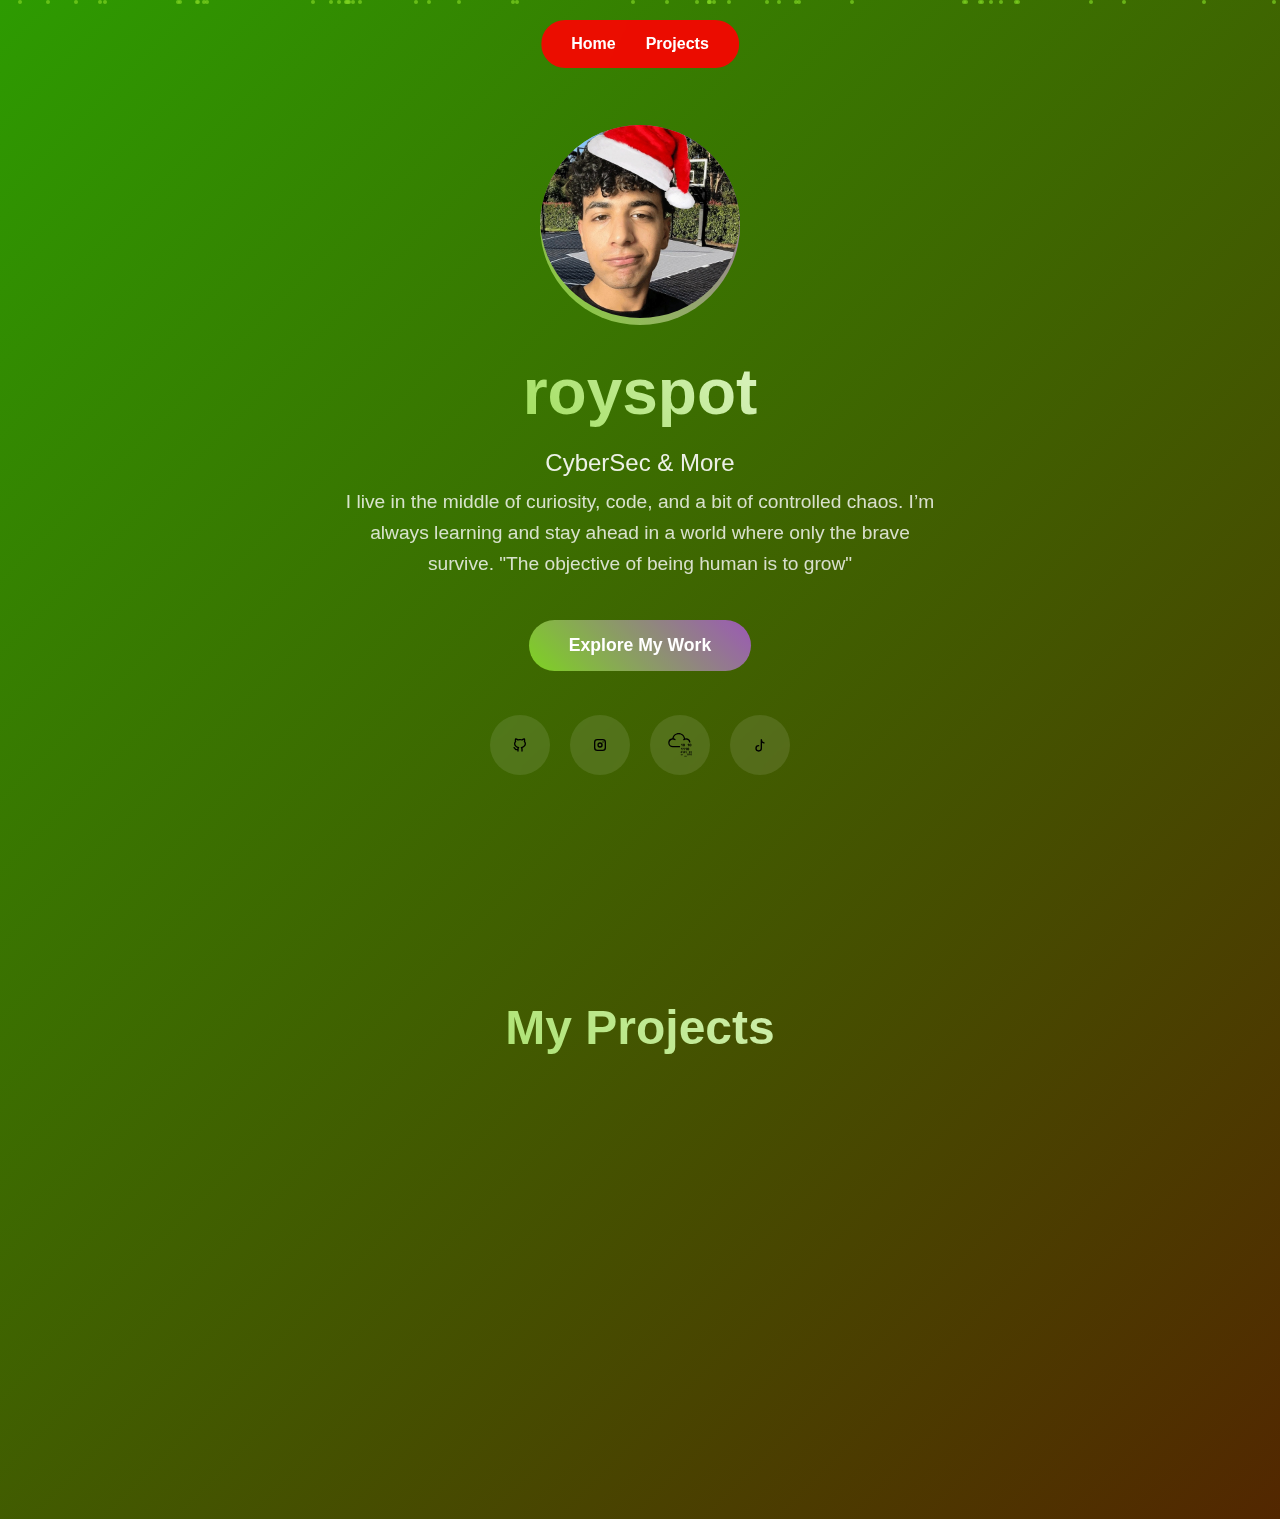
<file: index.html>
<!DOCTYPE html>
<html lang="en">
<head>
    <meta charset="UTF-8">
    <meta name="viewport" content="width=device-width, initial-scale=1.0">
    <title>royspot</title>
    <link rel="stylesheet" href="ry-an.css">
    <link rel="icon" type="image/x-icon" href="favicon.ico">    
</head>
<body>
    <!-- Floating Particles -->
    <div class="particles"></div>

    <!-- Navigation -->
    <nav class="nav">
        <ul class="nav-menu">
            <li><a href="#home" class="nav-link">Home</a></li>
            <li><a href="#projects" class="nav-link">Projects</a></li>
     
        </ul>
    </nav>

    <!-- Hero Section -->
    <section id="home" class="hero">
        <div class="hero-content">
            <div class="profile-image">
                <span class="profile-placeholder"><img src="channels4_profile.png" alt="Your Name" style="width: 100%; height: 100%; object-fit: cover; border-radius: 50%;"></span>
            </div>
            <h1 class="hero-title">royspot</h1>
            <p class="hero-subtitle">CyberSec & More</p>
            <p class="hero-description">I live in the middle of curiosity, code, and a bit of controlled chaos. I’m always learning and stay ahead in a world where only the brave survive. "The objective of being human is to grow"</p>
            <a href="#projects" class="cta-button">Explore My Work</a>
            
            <div class="social-links">
                <a  href="https://github.com/ryanaxmed" target="_blank" class="social-link" title="GitHub">
                <!-- GitHub SVG -->
                   <svg xmlns="http://www.w3.org/2000/svg" viewBox="0 0 16 16" id="Github-Line--Streamline-Mingcute" height="16" width="16">
                                    <desc>
                                     Github Line Streamline Icon: https://streamlinehq.com
                                            </desc>
                                    <g fill="none" fill-rule="nonzero">
                                         <path d="M16 0v16H0V0h16ZM8.395333333333333 15.505333333333333l-0.007333333333333332 0.0013333333333333333 -0.047333333333333324 0.023333333333333334 -0.013333333333333332 0.0026666666666666666 -0.009333333333333332 -0.0026666666666666666 -0.047333333333333324 -0.023333333333333334c-0.006666666666666666 -0.0026666666666666666 -0.012666666666666666 -0.0006666666666666666 -0.016 0.003333333333333333l-0.0026666666666666666 0.006666666666666666 -0.011333333333333334 0.2853333333333333 0.003333333333333333 0.013333333333333332 0.006666666666666666 0.008666666666666666 0.06933333333333333 0.049333333333333326 0.009999999999999998 0.0026666666666666666 0.008 -0.0026666666666666666 0.06933333333333333 -0.049333333333333326 0.008 -0.010666666666666666 0.0026666666666666666 -0.011333333333333334 -0.011333333333333334 -0.2846666666666666c-0.0013333333333333333 -0.006666666666666666 -0.005999999999999999 -0.011333333333333334 -0.011333333333333334 -0.011999999999999999Zm0.17666666666666667 -0.07533333333333334 -0.008666666666666666 0.0013333333333333333 -0.12333333333333332 0.062 -0.006666666666666666 0.006666666666666666 -0.002 0.007333333333333332 0.011999999999999999 0.2866666666666666 0.003333333333333333 0.008 0.005333333333333333 0.004666666666666666 0.134 0.062c0.008 0.0026666666666666666 0.015333333333333332 0 0.019333333333333334 -0.005333333333333333l0.0026666666666666666 -0.009333333333333332 -0.02266666666666667 -0.4093333333333333c-0.002 -0.008 -0.006666666666666666 -0.013333333333333332 -0.013333333333333332 -0.014666666666666665Zm-0.4766666666666666 0.0013333333333333333a0.015333333333333332 0.015333333333333332 0 0 0 -0.018 0.004l-0.004 0.009333333333333332 -0.02266666666666667 0.4093333333333333c0 0.008 0.004666666666666666 0.013333333333333332 0.011333333333333334 0.016l0.009999999999999998 -0.0013333333333333333 0.134 -0.062 0.006666666666666666 -0.005333333333333333 0.0026666666666666666 -0.007333333333333332 0.011333333333333334 -0.2866666666666666 -0.002 -0.008 -0.006666666666666666 -0.006666666666666666 -0.12266666666666666 -0.06133333333333333Z" stroke-width="0.6667"></path>
                                         <path fill="#000000" d="M4.21 4.117333333333333c-0.16666666666666666 -0.42533333333333334 -0.15999999999999998 -0.9113333333333333 -0.086 -1.3559999999999999a4.513333333333333 4.513333333333333 0 0 1 1.4133333333333333 0.7133333333333334c0.18666666666666668 0.14266666666666666 0.43133333333333335 0.18866666666666665 0.6593333333333333 0.12A6.228666666666666 6.228666666666666 0 0 1 8 3.333333333333333c0.6406666666666666 0 1.2493333333333334 0.09333333333333334 1.8019999999999998 0.26066666666666666 0.228 0.06933333333333333 0.4726666666666666 0.02266666666666667 0.6586666666666666 -0.12a4.513333333333333 4.513333333333333 0 0 1 1.4126666666666667 -0.7133333333333334c0.074 0.44466666666666665 0.07999999999999999 0.9306666666666665 -0.08533333333333333 1.3553333333333333 -0.09999999999999999 0.256 -0.049999999999999996 0.5506666666666666 0.13866666666666666 0.7599999999999999C12.409333333333333 5.411333333333333 12.666666666666666 6.0266666666666655 12.666666666666666 6.666666666666666c0 1.409333333333333 -1.3133333333333332 2.791333333333333 -3.4226666666666667 3.2119999999999997 -0.528 0.10533333333333333 -0.734 0.77 -0.32999999999999996 1.1506666666666665 0.2593333333333333 0.244 0.41933333333333334 0.588 0.41933333333333334 0.9706666666666666v2a0.6666666666666666 0.6666666666666666 0 0 0 1.3333333333333333 0v-2c0 -0.37999999999999995 -0.07999999999999999 -0.7413333333333334 -0.22266666666666668 -1.0686666666666667C12.455333333333332 10.233333333333333 14 8.661999999999999 14 6.666666666666666c0 -0.8979999999999999 -0.32266666666666666 -1.7233333333333332 -0.8579999999999999 -2.4146666666666663 0.13999999999999999 -0.5466666666666666 0.12733333333333333 -1.0973333333333333 0.074 -1.5199999999999998 -0.047333333333333324 -0.3786666666666666 -0.11333333333333334 -0.8746666666666667 -0.37999999999999995 -1.1706666666666665 -0.3966666666666666 -0.43933333333333335 -1.0533333333333332 -0.18066666666666667 -1.5199999999999998 -0.021333333333333333a6.053999999999999 6.053999999999999 0 0 0 -1.4166666666666665 0.6966666666666665A7.621333333333333 7.621333333333333 0 0 0 8 2c-0.6626666666666666 0 -1.302 0.08333333333333333 -1.9006666666666665 0.2373333333333333a6.053333333333333 6.053333333333333 0 0 0 -1.4166666666666665 -0.6966666666666665c-0.4666666666666666 -0.15999999999999998 -1.1239999999999999 -0.41866666666666663 -1.5206666666666666 0.020666666666666667 -0.27199999999999996 0.30133333333333334 -0.32866666666666666 0.758 -0.3773333333333333 1.146l-0.003333333333333333 0.025333333333333333c-0.05333333333333333 0.42333333333333334 -0.06533333333333333 0.9746666666666666 0.07466666666666666 1.5219999999999998C2.3226666666666667 4.945333333333333 2 5.769333333333333 2 6.666666666666666c0 1.9946666666666666 1.5446666666666666 3.5666666666666664 3.5559999999999996 4.264666666666667A2.6573333333333333 2.6573333333333333 0 0 0 5.333333333333333 11.986666666666666l-0.112 0.02266666666666667c-0.478 0.066 -0.7839999999999999 0.006666666666666666 -0.992 -0.08133333333333333 -0.5066666666666666 -0.21466666666666667 -0.7679999999999999 -0.7553333333333333 -1.0866666666666664 -1.1686666666666665 -0.19866666666666666 -0.25666666666666665 -0.488 -0.5773333333333333 -0.9319999999999999 -0.7253333333333334a0.6666666666666666 0.6666666666666666 0 0 0 -0.42133333333333334 1.2653333333333332c0.372 0.124 0.6293333333333333 0.7613333333333332 0.8653333333333333 1.044 0.24866666666666665 0.29866666666666664 0.5793333333333333 0.6106666666666667 1.0533333333333332 0.8119999999999999 0.45466666666666666 0.1933333333333333 0.9886666666666667 0.262 1.6253333333333333 0.184V14a0.6666666666666666 0.6666666666666666 0 0 0 1.3333333333333333 0v-2c0 -0.3826666666666666 0.15999999999999998 -0.7266666666666667 0.41933333333333334 -0.9706666666666666 0.4046666666666666 -0.3813333333333333 0.19799999999999998 -1.0453333333333332 -0.32999999999999996 -1.1506666666666665C4.646 9.457999999999998 3.333333333333333 8.076 3.333333333333333 6.666666666666666c0 -0.6386666666666666 0.25666666666666665 -1.254 0.7386666666666667 -1.7893333333333334 0.18866666666666665 -0.20933333333333332 0.238 -0.504 0.13799999999999998 -0.7599999999999999Z" stroke-width="0.6667"></path>
                                </g>
                                                </svg>
                </a>
<a href="https://instagram.com/royspot" target="_blank" class="social-link" title="Instagram">
  <!-- Instagram SVG -->
  <svg xmlns="http://www.w3.org/2000/svg" viewBox="0 0 16 16" id="Ins-Line--Streamline-Mingcute" height="16" width="16">
    <desc>Ins Line Streamline Icon: https://streamlinehq.com</desc>
    <g fill="none" fill-rule="evenodd">
      <path d="M16 0v16H0V0h16ZM8.395 15.505l-0.007 0.001-0.047 0.023-0.013 0.003-0.009-0.003-0.047-0.023c-0.007-0.003-0.013-0.001-0.016 0.003l-0.003 0.007-0.011 0.285 0.003 0.013 0.007 0.009 0.069 0.049 0.01 0.003 0.008-0.003 0.069-0.049 0.008-0.011 0.003-0.011-0.285c-0.001-0.007-0.006-0.011-0.011-0.012Zm0.177-0.075-0.009 0.001-0.123 0.062-0.007 0.007-0.002 0.007 0.012 0.287 0.003 0.008 0.005 0.005 0.134 0.062c0.008 0.003 0.015 0 0.019-0.005l0.003-0.009-0.023-0.409c-0.002-0.008-0.007-0.013-0.013-0.015Zm-0.477 0.001a0.015 0.015 0 0 0-0.018 0.004l-0.004 0.009-0.023 0.409c0 0.008 0.005 0.013 0.011 0.016l0.01-0.001 0.134-0.062 0.007-0.005 0.003-0.007 0.011-0.287-0.002-0.008-0.007-0.007-0.123-0.061Z" stroke-width="0.667"></path>
      <path fill="#000000" d="M10.667 2a3.333 3.333 0 0 1 3.333 3.333v5.333a3.333 3.333 0 0 1-3.333 3.333H5.333a3.333 3.333 0 0 1-3.333-3.333V5.333a3.333 3.333 0 0 1 3.333-3.333h5.334Zm0 1.333H5.333a2 2 0 0 0-2 2v5.333a2 2 0 0 0 2 2h5.334a2 2 0 0 0 2-2V5.333a2 2 0 0 0-2-2Zm-2.667 2a2.667 2.667 0 1 1 0 5.333 2.667 2.667 0 0 1 0-5.333Zm0 1.333a1.333 1.333 0 1 0 0 2.667 1.333 1.333 0 0 0 0-2.667Zm3-2.333a0.667 0.667 0 1 1 0 1.333 0.667 0.667 0 0 1 0-1.333Z" stroke-width="0.667"></path>
    </g>
  </svg>
</a>
<a href="https://tryhackme.com/p/royspot" target="_blank" class="social-link" title="TryHackMe">
  <!-- TryHackMe SVG -->
  <svg role="img" viewBox="0 0 24 24" xmlns="http://www.w3.org/2000/svg" id="Tryhackme--Streamline-Simple-Icons" height="24" width="24">
  <desc>
  </desc>
  <title>TryHackMe</title>
  <path d="M10.705 0C7.54 0 4.902 2.285 4.349 5.291a4.525 4.525 0 0 0 -4.107 4.5 4.525 4.525 0 0 0 4.52 4.52h6.761a0.625 0.625 0 1 0 0 -1.25H4.761a3.273 3.273 0 0 1 -3.27 -3.27A3.273 3.273 0 0 1 6.59 7.08a0.625 0.625 0 0 0 0.7 -1.035 4.488 4.488 0 0 0 -1.68 -0.69 5.223 5.223 0 0 1 5.096 -4.104 5.221 5.221 0 0 1 5.174 4.57 4.489 4.489 0 0 0 -0.488 0.305 0.625 0.625 0 1 0 0.731 1.013 3.245 3.245 0 0 1 1.912 -0.616 3.278 3.278 0 0 1 3.203 2.61 0.625 0.625 0 0 0 1.225 -0.251 4.533 4.533 0 0 0 -4.428 -3.61 4.54 4.54 0 0 0 -0.958 0.105C16.556 2.328 13.9 0 10.705 0zm5.192 10.64a0.925 0.925 0 0 0 -0.462 0.108 0.913 0.913 0 0 0 -0.313 0.29 1.27 1.27 0 0 0 -0.175 0.427 2.39 2.39 0 0 0 -0.054 0.514c0 0.181 0.018 0.353 0.054 0.517 0.036 0.164 0.095 0.307 0.175 0.43a0.899 0.899 0 0 0 0.313 0.297c0.127 0.073 0.281 0.11 0.462 0.11 0.18 0 0.334 -0.037 0.46 -0.11a0.897 0.897 0 0 0 0.309 -0.296c0.08 -0.124 0.137 -0.267 0.173 -0.431 0.036 -0.164 0.054 -0.336 0.054 -0.517 0 -0.18 -0.018 -0.352 -0.054 -0.514a1.271 1.271 0 0 0 -0.173 -0.426 0.901 0.901 0 0 0 -0.309 -0.291 0.917 0.917 0 0 0 -0.46 -0.108zm6.486 0a0.925 0.925 0 0 0 -0.462 0.108 0.913 0.913 0 0 0 -0.313 0.29 1.27 1.27 0 0 0 -0.175 0.427 2.39 2.39 0 0 0 -0.053 0.514c0 0.181 0.017 0.353 0.053 0.517 0.036 0.164 0.095 0.307 0.175 0.43a0.899 0.899 0 0 0 0.313 0.297c0.127 0.073 0.281 0.11 0.462 0.11 0.18 0 0.334 -0.037 0.46 -0.11a0.897 0.897 0 0 0 0.31 -0.296c0.078 -0.124 0.136 -0.267 0.172 -0.431 0.036 -0.164 0.054 -0.336 0.054 -0.517 0 -0.18 -0.018 -0.352 -0.054 -0.514a1.271 1.271 0 0 0 -0.173 -0.426 0.901 0.901 0 0 0 -0.308 -0.291 0.916 0.916 0 0 0 -0.461 -0.108zm-8.537 0.068 -0.84 0.618 0.313 0.43 0.476 -0.368v1.877h0.603v-2.557zm6.486 0 -0.841 0.618 0.314 0.43 0.477 -0.368v1.877h0.603v-2.557zm-4.435 0.445c0.08 0 0.143 0.028 0.193 0.084 0.05 0.057 0.087 0.127 0.114 0.21 0.026 0.083 0.044 0.173 0.054 0.269a2.541 2.541 0 0 1 0 0.533c-0.01 0.097 -0.028 0.187 -0.054 0.27a0.584 0.584 0 0 1 -0.114 0.21 0.243 0.243 0 0 1 -0.193 0.085 0.248 0.248 0 0 1 -0.195 -0.086 0.584 0.584 0 0 1 -0.118 -0.209 1.245 1.245 0 0 1 -0.056 -0.27 2.645 2.645 0 0 1 0 -0.533c0.01 -0.096 0.029 -0.186 0.056 -0.27a0.583 0.583 0 0 1 0.118 -0.209 0.25 0.25 0 0 1 0.195 -0.084zm6.486 0c0.08 0 0.144 0.028 0.193 0.084 0.05 0.057 0.087 0.127 0.114 0.21 0.027 0.083 0.044 0.173 0.054 0.269a2.541 2.541 0 0 1 0 0.533c-0.01 0.097 -0.027 0.187 -0.054 0.27a0.584 0.584 0 0 1 -0.114 0.21 0.243 0.243 0 0 1 -0.193 0.085 0.249 0.249 0 0 1 -0.195 -0.086 0.581 0.581 0 0 1 -0.117 -0.209 1.245 1.245 0 0 1 -0.056 -0.27 2.642 2.642 0 0 1 0 -0.533c0.01 -0.096 0.028 -0.186 0.056 -0.27a0.58 0.58 0 0 1 0.117 -0.209 0.25 0.25 0 0 1 0.195 -0.084zm-2.191 3.51a0.93 0.93 0 0 0 -0.463 0.109 0.908 0.908 0 0 0 -0.312 0.291c-0.08 0.122 -0.139 0.263 -0.175 0.426a2.383 2.383 0 0 0 -0.054 0.514c0 0.18 0.018 0.353 0.054 0.516 0.036 0.164 0.094 0.308 0.175 0.432a0.91 0.91 0 0 0 0.312 0.296 0.92 0.92 0 0 0 0.463 0.11c0.18 0 0.333 -0.037 0.46 -0.11a0.892 0.892 0 0 0 0.308 -0.296 1.32 1.32 0 0 0 0.174 -0.432c0.036 -0.163 0.054 -0.335 0.054 -0.516 0 -0.18 -0.018 -0.352 -0.054 -0.514a1.274 1.274 0 0 0 -0.174 -0.426 0.89 0.89 0 0 0 -0.309 -0.291 0.918 0.918 0 0 0 -0.46 -0.108zm-6.402 0.07 -0.841 0.617 0.314 0.43 0.476 -0.369v1.878h0.604v-2.557zm2.125 0 -0.841 0.617 0.314 0.43 0.477 -0.369v1.878h0.603v-2.557zm2.116 0 -0.84 0.617 0.313 0.43 0.477 -0.369v1.878h0.603v-2.557zm2.16 0.443c0.08 0 0.144 0.028 0.194 0.085a0.605 0.605 0 0 1 0.114 0.21c0.026 0.083 0.044 0.172 0.053 0.269a2.639 2.639 0 0 1 0 0.532 1.28 1.28 0 0 1 -0.053 0.27 0.585 0.585 0 0 1 -0.114 0.21 0.244 0.244 0 0 1 -0.193 0.085 0.25 0.25 0 0 1 -0.196 -0.085 0.589 0.589 0 0 1 -0.117 -0.21 1.245 1.245 0 0 1 -0.056 -0.27 2.597 2.597 0 0 1 0 -0.532c0.01 -0.097 0.028 -0.186 0.056 -0.27a0.589 0.589 0 0 1 0.117 -0.209 0.249 0.249 0 0 1 0.196 -0.085zm-6.729 3.073a0.676 0.676 0 0 0 -0.335 0.078 0.661 0.661 0 0 0 -0.227 0.211 0.91 0.91 0 0 0 -0.127 0.31c-0.027 0.118 -0.04 0.242 -0.04 0.373s0.013 0.256 0.04 0.375a0.93 0.93 0 0 0 0.127 0.313 0.65 0.65 0 0 0 0.227 0.215c0.092 0.053 0.204 0.08 0.335 0.08a0.655 0.655 0 0 0 0.334 -0.08 0.65 0.65 0 0 0 0.225 -0.215c0.057 -0.09 0.1 -0.194 0.125 -0.313a1.75 1.75 0 0 0 0.04 -0.375c0 -0.13 -0.014 -0.255 -0.04 -0.373a0.931 0.931 0 0 0 -0.125 -0.31 0.658 0.658 0 0 0 -0.225 -0.21 0.667 0.667 0 0 0 -0.334 -0.08zm3.086 0a0.675 0.675 0 0 0 -0.336 0.078 0.661 0.661 0 0 0 -0.226 0.211 0.907 0.907 0 0 0 -0.127 0.31 1.69 1.69 0 0 0 -0.04 0.373c0 0.131 0.013 0.256 0.04 0.375a0.928 0.928 0 0 0 0.127 0.313c0.058 0.09 0.134 0.162 0.226 0.215 0.093 0.053 0.205 0.08 0.336 0.08a0.655 0.655 0 0 0 0.334 -0.08 0.65 0.65 0 0 0 0.224 -0.215c0.058 -0.09 0.1 -0.194 0.126 -0.313a1.752 1.752 0 0 0 0 -0.748 0.94 0.94 0 0 0 -0.126 -0.31 0.657 0.657 0 0 0 -0.224 -0.21 0.667 0.667 0 0 0 -0.334 -0.08zm5.108 0a0.675 0.675 0 0 0 -0.336 0.078 0.661 0.661 0 0 0 -0.226 0.211 0.91 0.91 0 0 0 -0.127 0.31c-0.027 0.118 -0.04 0.242 -0.04 0.373s0.013 0.256 0.04 0.375a0.931 0.931 0 0 0 0.127 0.313c0.058 0.09 0.134 0.162 0.226 0.215 0.093 0.053 0.205 0.08 0.336 0.08 0.13 0 0.243 -0.027 0.334 -0.08a0.65 0.65 0 0 0 0.224 -0.215c0.058 -0.09 0.1 -0.194 0.126 -0.313a1.75 1.75 0 0 0 0.04 -0.375c0 -0.13 -0.014 -0.255 -0.04 -0.373a0.943 0.943 0 0 0 -0.126 -0.31 0.657 0.657 0 0 0 -0.224 -0.21 0.668 0.668 0 0 0 -0.334 -0.08zm-6.658 0.05 -0.61 0.448 0.227 0.311 0.346 -0.266v1.362h0.438v-1.856zm3.068 0 -0.61 0.448 0.227 0.311 0.346 -0.266v1.362h0.438v-1.856zm5.108 0 -0.611 0.448 0.228 0.311 0.346 -0.266v1.362h0.438v-1.856zm-9.712 0.322c0.058 0 0.105 0.02 0.14 0.062a0.421 0.421 0 0 1 0.083 0.151 0.96 0.96 0 0 1 0.04 0.196 1.932 1.932 0 0 1 0 0.386 0.954 0.954 0 0 1 -0.04 0.197 0.421 0.421 0 0 1 -0.083 0.152 0.176 0.176 0 0 1 -0.14 0.061 0.18 0.18 0 0 1 -0.141 -0.06 0.427 0.427 0 0 1 -0.085 -0.153 0.887 0.887 0 0 1 -0.041 -0.197 1.96 1.96 0 0 1 0 -0.386 0.893 0.893 0 0 1 0.04 -0.196 0.42 0.42 0 0 1 0.086 -0.151 0.181 0.181 0 0 1 0.141 -0.062zm3.086 0c0.058 0 0.104 0.02 0.14 0.062a0.421 0.421 0 0 1 0.082 0.151 0.94 0.94 0 0 1 0.04 0.196 1.906 1.906 0 0 1 0 0.386 0.93 0.93 0 0 1 -0.04 0.197 0.421 0.421 0 0 1 -0.082 0.152 0.176 0.176 0 0 1 -0.14 0.061 0.18 0.18 0 0 1 -0.141 -0.06 0.42 0.42 0 0 1 -0.086 -0.153 0.846 0.846 0 0 1 -0.04 -0.197 1.965 1.965 0 0 1 -0.011 -0.195c0 -0.057 0.004 -0.121 0.01 -0.191a0.849 0.849 0 0 1 0.041 -0.196 0.42 0.42 0 0 1 0.086 -0.151 0.182 0.182 0 0 1 0.141 -0.062zm5.108 0c0.058 0 0.104 0.02 0.14 0.062a0.421 0.421 0 0 1 0.082 0.151 0.92 0.92 0 0 1 0.04 0.196 1.963 1.963 0 0 1 0 0.386 0.943 0.943 0 0 1 -0.04 0.197 0.421 0.421 0 0 1 -0.082 0.152 0.177 0.177 0 0 1 -0.14 0.061 0.18 0.18 0 0 1 -0.142 -0.06 0.437 0.437 0 0 1 -0.085 -0.153 0.95 0.95 0 0 1 -0.04 -0.197 1.965 1.965 0 0 1 -0.011 -0.195c0 -0.057 0.004 -0.121 0.01 -0.191a0.959 0.959 0 0 1 0.04 -0.196 0.47 0.47 0 0 1 0.086 -0.151 0.181 0.181 0 0 1 0.142 -0.062zm-1.684 1.814a0.675 0.675 0 0 0 -0.336 0.079 0.66 0.66 0 0 0 -0.227 0.21 0.91 0.91 0 0 0 -0.127 0.31 1.731 1.731 0 0 0 0 0.748 0.939 0.939 0 0 0 0.127 0.314c0.059 0.09 0.134 0.162 0.227 0.215 0.093 0.053 0.205 0.08 0.336 0.08a0.66 0.66 0 0 0 0.334 -0.08 0.648 0.648 0 0 0 0.224 -0.215c0.058 -0.09 0.1 -0.195 0.126 -0.314a1.737 1.737 0 0 0 -0.001 -0.747 0.928 0.928 0 0 0 -0.125 -0.31 0.65 0.65 0 0 0 -0.224 -0.211 0.668 0.668 0 0 0 -0.334 -0.079zm3.063 0a0.676 0.676 0 0 0 -0.336 0.079 0.664 0.664 0 0 0 -0.227 0.21 0.906 0.906 0 0 0 -0.127 0.31 1.74 1.74 0 0 0 0 0.748 0.936 0.936 0 0 0 0.127 0.314 0.66 0.66 0 0 0 0.227 0.215c0.092 0.053 0.204 0.08 0.336 0.08a0.654 0.654 0 0 0 0.334 -0.08 0.648 0.648 0 0 0 0.223 -0.215c0.058 -0.09 0.1 -0.195 0.126 -0.314a1.74 1.74 0 0 0 0 -0.747 0.928 0.928 0 0 0 -0.126 -0.31 0.65 0.65 0 0 0 -0.223 -0.211 0.666 0.666 0 0 0 -0.334 -0.079zm-1.545 0.05 -0.611 0.448 0.228 0.312 0.346 -0.267v1.363h0.438v-1.856zm-1.518 0.323c0.057 0 0.104 0.02 0.14 0.061a0.42 0.42 0 0 1 0.082 0.152 0.91 0.91 0 0 1 0.04 0.195 1.966 1.966 0 0 1 0 0.387 0.951 0.951 0 0 1 -0.04 0.197 0.421 0.421 0 0 1 -0.082 0.152 0.177 0.177 0 0 1 -0.14 0.06 0.18 0.18 0 0 1 -0.142 -0.06 0.428 0.428 0 0 1 -0.085 -0.152 0.914 0.914 0 0 1 -0.04 -0.197 1.96 1.96 0 0 1 -0.011 -0.195c0 -0.058 0.003 -0.122 0.01 -0.192a0.923 0.923 0 0 1 0.041 -0.195c0.02 -0.06 0.048 -0.11 0.085 -0.152a0.181 0.181 0 0 1 0.142 -0.061zm3.063 0c0.057 0 0.104 0.02 0.14 0.061a0.42 0.42 0 0 1 0.082 0.152 0.94 0.94 0 0 1 0.04 0.195 1.91 1.91 0 0 1 0 0.387 0.93 0.93 0 0 1 -0.04 0.197 0.422 0.422 0 0 1 -0.083 0.152 0.175 0.175 0 0 1 -0.14 0.06 0.18 0.18 0 0 1 -0.141 -0.06 0.423 0.423 0 0 1 -0.085 -0.152 0.907 0.907 0 0 1 -0.04 -0.197 1.95 1.95 0 0 1 0 -0.387 0.915 0.915 0 0 1 0.04 -0.195c0.02 -0.06 0.048 -0.11 0.085 -0.152a0.182 0.182 0 0 1 0.142 -0.061zm-9.713 0.185a0.465 0.465 0 0 0 -0.232 0.055 0.456 0.456 0 0 0 -0.157 0.146 0.627 0.627 0 0 0 -0.089 0.215 1.168 1.168 0 0 0 -0.027 0.259c0 0.09 0.009 0.177 0.027 0.26a0.648 0.648 0 0 0 0.089 0.216c0.04 0.063 0.093 0.112 0.157 0.149a0.459 0.459 0 0 0 0.232 0.056c0.09 0 0.168 -0.02 0.231 -0.056a0.45 0.45 0 0 0 0.156 -0.149 0.67 0.67 0 0 0 0.087 -0.217 1.218 1.218 0 0 0 0 -0.518 0.647 0.647 0 0 0 -0.087 -0.215 0.448 0.448 0 0 0 -0.156 -0.146 0.458 0.458 0 0 0 -0.23 -0.055zm1.052 0.035 -0.423 0.31 0.158 0.217 0.24 -0.185v0.944h0.303v-1.286zm-1.052 0.224c0.04 0 0.073 0.014 0.097 0.042a0.284 0.284 0 0 1 0.057 0.105 0.69 0.69 0 0 1 0.028 0.136c0.004 0.049 0.007 0.092 0.007 0.133 0 0.04 -0.003 0.086 -0.007 0.135a0.684 0.684 0 0 1 -0.028 0.136 0.285 0.285 0 0 1 -0.057 0.105 0.123 0.123 0 0 1 -0.097 0.043 0.125 0.125 0 0 1 -0.098 -0.043 0.298 0.298 0 0 1 -0.059 -0.105 0.612 0.612 0 0 1 -0.028 -0.136 1.39 1.39 0 0 1 0 -0.268 0.62 0.62 0 0 1 0.028 -0.136 0.297 0.297 0 0 1 0.06 -0.105 0.125 0.125 0 0 1 0.097 -0.042zm3.775 1.394a0.463 0.463 0 0 0 -0.232 0.054 0.452 0.452 0 0 0 -0.157 0.146 0.621 0.621 0 0 0 -0.088 0.214 1.19 1.19 0 0 0 0 0.519 0.641 0.641 0 0 0 0.088 0.217 0.46 0.46 0 0 0 0.157 0.15 0.458 0.458 0 0 0 0.232 0.054 0.454 0.454 0 0 0 0.232 -0.055 0.45 0.45 0 0 0 0.155 -0.149 0.664 0.664 0 0 0 0.087 -0.217 1.189 1.189 0 0 0 0 -0.519 0.642 0.642 0 0 0 -0.087 -0.214 0.446 0.446 0 0 0 -0.155 -0.146 0.459 0.459 0 0 0 -0.232 -0.054zm1.052 0.034 -0.423 0.31 0.158 0.216 0.24 -0.185v0.945h0.303V22.68zm-1.052 0.223c0.04 0 0.073 0.014 0.098 0.043a0.3 0.3 0 0 1 0.057 0.105 0.643 0.643 0 0 1 0.027 0.135 1.31 1.31 0 0 1 0 0.268 0.654 0.654 0 0 1 -0.027 0.137 0.307 0.307 0 0 1 -0.057 0.105 0.124 0.124 0 0 1 -0.098 0.042 0.125 0.125 0 0 1 -0.098 -0.042 0.293 0.293 0 0 1 -0.059 -0.105 0.618 0.618 0 0 1 -0.028 -0.137 1.364 1.364 0 0 1 0 -0.268 0.612 0.612 0 0 1 0.028 -0.135 0.287 0.287 0 0 1 0.06 -0.105 0.123 0.123 0 0 1 0.097 -0.043z" fill="#000000" stroke-width="1"></path>
</svg>
</a>
<a href="https://www.tiktok.com/@royspotsec" target="_blank" class="social-link" title="tiktok">
  <svg xmlns="http://www.w3.org/2000/svg" viewBox="0 0 16 16" id="Tiktok-Line--Streamline-Mingcute" height="16" width="16">
  <desc>
    Tiktok Line Streamline Icon: https://streamlinehq.com
  </desc>
  <g fill="none" fill-rule="evenodd">
    <path d="M16 0v16H0V0h16ZM8.395333333333333 15.505333333333333l-0.007333333333333332 0.0013333333333333333 -0.047333333333333324 0.023333333333333334 -0.013333333333333332 0.0026666666666666666 -0.009333333333333332 -0.0026666666666666666 -0.047333333333333324 -0.023333333333333334c-0.006666666666666666 -0.0026666666666666666 -0.012666666666666666 -0.0006666666666666666 -0.016 0.003333333333333333l-0.0026666666666666666 0.006666666666666666 -0.011333333333333334 0.2853333333333333 0.003333333333333333 0.013333333333333332 0.006666666666666666 0.008666666666666666 0.06933333333333333 0.049333333333333326 0.009999999999999998 0.0026666666666666666 0.008 -0.0026666666666666666 0.06933333333333333 -0.049333333333333326 0.008 -0.010666666666666666 0.0026666666666666666 -0.011333333333333334 -0.011333333333333334 -0.2846666666666666c-0.0013333333333333333 -0.006666666666666666 -0.005999999999999999 -0.011333333333333334 -0.011333333333333334 -0.011999999999999999Zm0.17666666666666667 -0.07533333333333334 -0.008666666666666666 0.0013333333333333333 -0.12333333333333332 0.062 -0.006666666666666666 0.006666666666666666 -0.002 0.007333333333333332 0.011999999999999999 0.2866666666666666 0.003333333333333333 0.008 0.005333333333333333 0.004666666666666666 0.134 0.062c0.008 0.0026666666666666666 0.015333333333333332 0 0.019333333333333334 -0.005333333333333333l0.0026666666666666666 -0.009333333333333332 -0.02266666666666667 -0.4093333333333333c-0.002 -0.008 -0.006666666666666666 -0.013333333333333332 -0.013333333333333332 -0.014666666666666665Zm-0.4766666666666666 0.0013333333333333333a0.015333333333333332 0.015333333333333332 0 0 0 -0.018 0.004l-0.004 0.009333333333333332 -0.02266666666666667 0.4093333333333333c0 0.008 0.004666666666666666 0.013333333333333332 0.011333333333333334 0.016l0.009999999999999998 -0.0013333333333333333 0.134 -0.062 0.006666666666666666 -0.005333333333333333 0.0026666666666666666 -0.007333333333333332 0.011333333333333334 -0.2866666666666666 -0.002 -0.008 -0.006666666666666666 -0.006666666666666666 -0.12266666666666666 -0.06133333333333333Z" stroke-width="0.6667"></path>
    <path fill="#000000" d="M9.333333333333332 2a0.6666666666666666 0.6666666666666666 0 0 1 0.6666666666666666 0.6666666666666666 2.669333333333333 2.669333333333333 0 0 0 2.1333333333333333 2.6133333333333333 0.6666666666666666 0.6666666666666666 0 1 1 -0.26666666666666666 1.3066666666666666A3.9913333333333334 3.9913333333333334 0 0 1 10 5.6466666666666665V11.333333333333332a3.333333333333333 3.333333333333333 0 1 1 -3.333333333333333 -3.333333333333333 0.6666666666666666 0.6666666666666666 0 1 1 0 1.3333333333333333 2 2 0 1 0 2 2V2.6666666666666665a0.6666666666666666 0.6666666666666666 0 0 1 0.6666666666666666 -0.6666666666666666Z" stroke-width="0.6667"></path>
  </g>
</svg>
</a>
            </div>
        </div>
    </section>

    <!-- Projects Section -->
    <section id="projects" class="projects">
        <h2 class="section-title">My Projects</h2>
        <div class="projects-grid">
            <div class="project-card">
                <span class="project-icon">🔐</span>
                <h3 class="project-title">SecPort Password Generator</h3>
                <p class="project-description">
                    Advanced password generator with customizable options, strength analysis, 
                    and beautiful Hunter Green theme. Features include character exclusion, 
                    length control, and secure randomization.
                </p>
                <a href="passgen.html" class="project-button">View Project</a>
            </div>
            
       
    <script src="ry-an.js">
    </script>
</body>
</html>
</file>
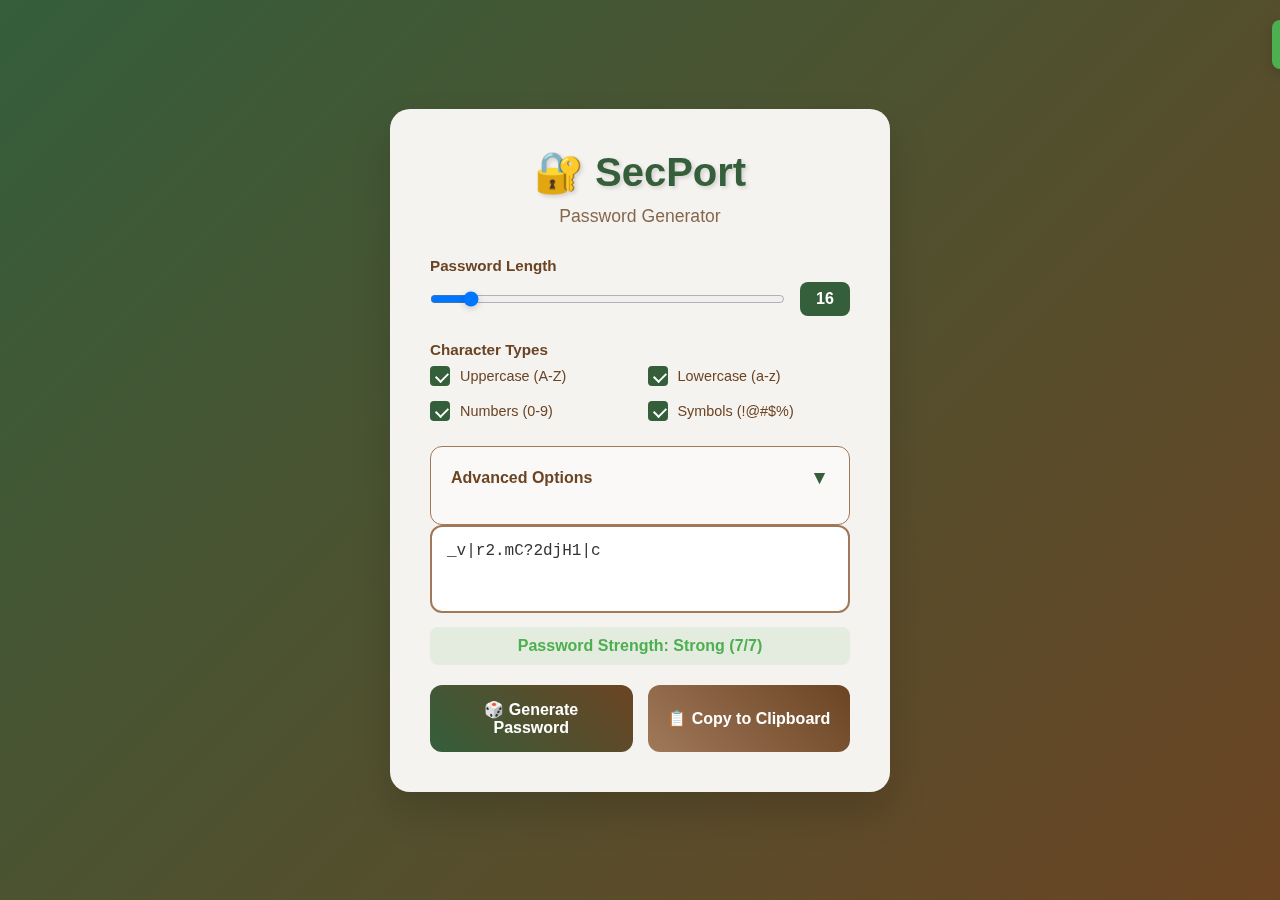
<file: passgen.html>
<!DOCTYPE html>
<html lang="en">
<head>
    <meta charset="UTF-8">
    <meta name="viewport" content="width=device-width, initial-scale=1.0">
    <title>SecPort Password Generator</title>
    <link rel="stylesheet" href="style.css">
    <link rel="stylesheet" href="script.js">
    <link rel="icon" type="image/x-icon" href="favicon.ico">    
</head>
<body>
    <div class="container">
        <div class="header">
            <div class="logo">🔐 SecPort</div>
            <div class="subtitle">Password Generator</div>
        </div>

        <div class="form-group">
            <label class="form-label">Password Length</label>
            <div class="length-container">
                <input type="range" id="lengthSlider" class="length-slider" min="4" max="128" value="16">
                <div class="length-display" id="lengthDisplay">16</div>
            </div>
        </div>

        <div class="form-group">
            <label class="form-label">Character Types</label>
            <div class="checkbox-group">
                <div class="checkbox-item">
                    <label class="custom-checkbox">
                        <input type="checkbox" id="uppercase" checked>
                        <span class="checkmark"></span>
                    </label>
                    <span class="checkbox-label">Uppercase (A-Z)</span>
                </div>
                <div class="checkbox-item">
                    <label class="custom-checkbox">
                        <input type="checkbox" id="lowercase" checked>
                        <span class="checkmark"></span>
                    </label>
                    <span class="checkbox-label">Lowercase (a-z)</span>
                </div>
                <div class="checkbox-item">
                    <label class="custom-checkbox">
                        <input type="checkbox" id="numbers" checked>
                        <span class="checkmark"></span>
                    </label>
                    <span class="checkbox-label">Numbers (0-9)</span>
                </div>
                <div class="checkbox-item">
                    <label class="custom-checkbox">
                        <input type="checkbox" id="symbols" checked>
                        <span class="checkmark"></span>
                    </label>
                    <span class="checkbox-label">Symbols (!@#$%)</span>
                </div>
            </div>
        </div>

        <div class="advanced-options">
            <div class="advanced-toggle" onclick="toggleAdvanced()">
                <span class="toggle-text">Advanced Options</span>
                <span class="toggle-arrow" id="toggleArrow">▼</span>
            </div>
            <div class="advanced-content" id="advancedContent">
                <div class="exclude-similar">
                    <div class="checkbox-item">
                        <label class="custom-checkbox">
                            <input type="checkbox" id="excludeSimilar">
                            <span class="checkmark"></span>
                        </label>
                        <span class="checkbox-label">Exclude similar characters (0, O, l, I, 1)</span>
                    </div>
                </div>
            </div>
        </div>

        <div class="password-output">
            <textarea id="passwordField" class="password-field" rows="3" readonly placeholder="Your secure password will appear here..."></textarea>
            <div id="strengthIndicator" class="strength-indicator" style="display: none;">
                <span id="strengthText">Password Strength: </span>
            </div>
        </div>

        <div class="button-group">
            <button class="btn btn-primary" onclick="generatePassword()">🎲 Generate Password</button>
            <button class="btn btn-secondary" onclick="copyPassword()">📋 Copy to Clipboard</button>
        </div>
    </div>

    <div id="notification" class="notification">
        Password copied to clipboard! 🎉
    </div>
    <script src="script.js"></script>
</body>
</html>
</file>
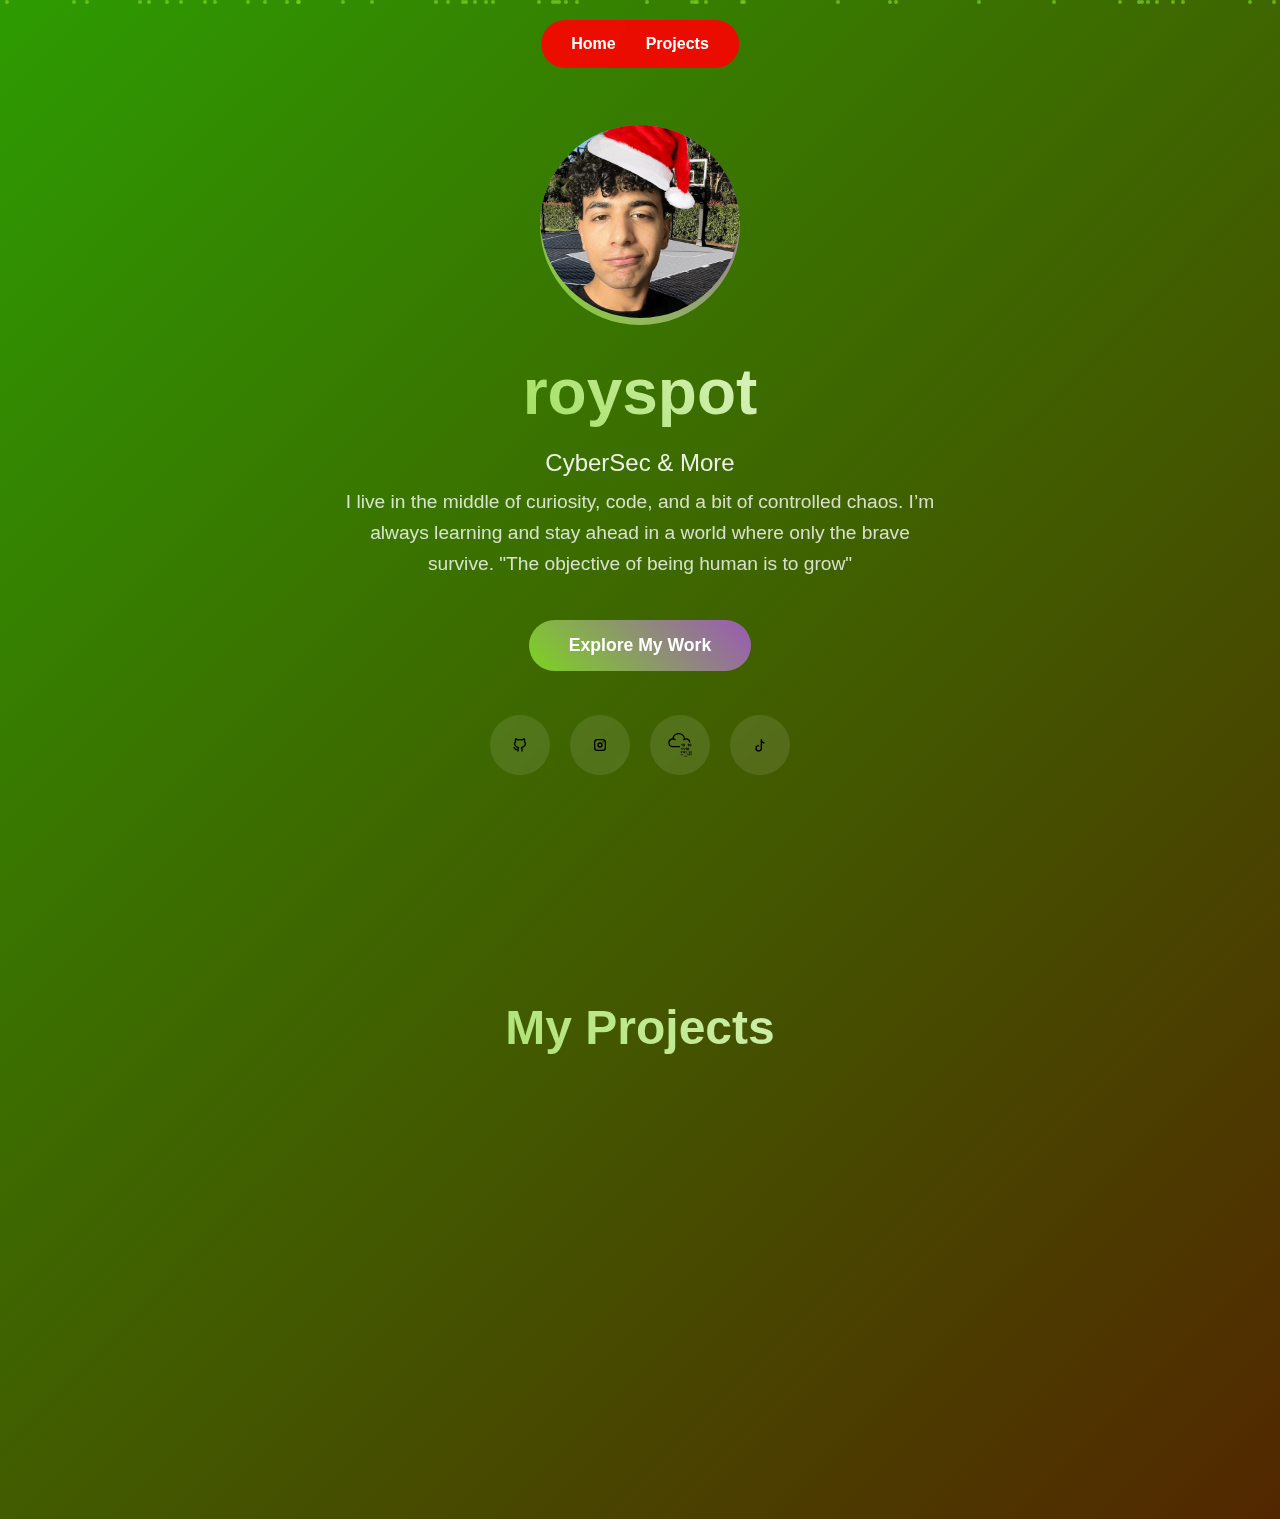
<file: ry-an.html>
<!DOCTYPE html>
<html lang="en">
<head>
    <meta charset="UTF-8">
    <meta name="viewport" content="width=device-width, initial-scale=1.0">
    <title>royspot</title>
    <link rel="stylesheet" href="ry-an.css">
    <link rel="icon" type="image/x-icon" href="favicon.ico">    
</head>
<body>
    <!-- Floating Particles -->
    <div class="particles"></div>

    <!-- Navigation -->
    <nav class="nav">
        <ul class="nav-menu">
            <li><a href="#home" class="nav-link">Home</a></li>
            <li><a href="#projects" class="nav-link">Projects</a></li>
     
        </ul>
    </nav>

    <!-- Hero Section -->
    <section id="home" class="hero">
        <div class="hero-content">
            <div class="profile-image">
                <span class="profile-placeholder"><img src="channels4_profile.png" alt="Your Name" style="width: 100%; height: 100%; object-fit: cover; border-radius: 50%;"></span>
            </div>
            <h1 class="hero-title">royspot</h1>
            <p class="hero-subtitle">CyberSec & More</p>
            <p class="hero-description">I live in the middle of curiosity, code, and a bit of controlled chaos. I’m always learning and stay ahead in a world where only the brave survive. "The objective of being human is to grow"</p>
            <a href="#projects" class="cta-button">Explore My Work</a>
            
            <div class="social-links">
                <a  href="https://github.com/ryanaxmed" target="_blank" class="social-link" title="GitHub">
                <!-- GitHub SVG -->
                   <svg xmlns="http://www.w3.org/2000/svg" viewBox="0 0 16 16" id="Github-Line--Streamline-Mingcute" height="16" width="16">
                                    <desc>
                                     Github Line Streamline Icon: https://streamlinehq.com
                                            </desc>
                                    <g fill="none" fill-rule="nonzero">
                                         <path d="M16 0v16H0V0h16ZM8.395333333333333 15.505333333333333l-0.007333333333333332 0.0013333333333333333 -0.047333333333333324 0.023333333333333334 -0.013333333333333332 0.0026666666666666666 -0.009333333333333332 -0.0026666666666666666 -0.047333333333333324 -0.023333333333333334c-0.006666666666666666 -0.0026666666666666666 -0.012666666666666666 -0.0006666666666666666 -0.016 0.003333333333333333l-0.0026666666666666666 0.006666666666666666 -0.011333333333333334 0.2853333333333333 0.003333333333333333 0.013333333333333332 0.006666666666666666 0.008666666666666666 0.06933333333333333 0.049333333333333326 0.009999999999999998 0.0026666666666666666 0.008 -0.0026666666666666666 0.06933333333333333 -0.049333333333333326 0.008 -0.010666666666666666 0.0026666666666666666 -0.011333333333333334 -0.011333333333333334 -0.2846666666666666c-0.0013333333333333333 -0.006666666666666666 -0.005999999999999999 -0.011333333333333334 -0.011333333333333334 -0.011999999999999999Zm0.17666666666666667 -0.07533333333333334 -0.008666666666666666 0.0013333333333333333 -0.12333333333333332 0.062 -0.006666666666666666 0.006666666666666666 -0.002 0.007333333333333332 0.011999999999999999 0.2866666666666666 0.003333333333333333 0.008 0.005333333333333333 0.004666666666666666 0.134 0.062c0.008 0.0026666666666666666 0.015333333333333332 0 0.019333333333333334 -0.005333333333333333l0.0026666666666666666 -0.009333333333333332 -0.02266666666666667 -0.4093333333333333c-0.002 -0.008 -0.006666666666666666 -0.013333333333333332 -0.013333333333333332 -0.014666666666666665Zm-0.4766666666666666 0.0013333333333333333a0.015333333333333332 0.015333333333333332 0 0 0 -0.018 0.004l-0.004 0.009333333333333332 -0.02266666666666667 0.4093333333333333c0 0.008 0.004666666666666666 0.013333333333333332 0.011333333333333334 0.016l0.009999999999999998 -0.0013333333333333333 0.134 -0.062 0.006666666666666666 -0.005333333333333333 0.0026666666666666666 -0.007333333333333332 0.011333333333333334 -0.2866666666666666 -0.002 -0.008 -0.006666666666666666 -0.006666666666666666 -0.12266666666666666 -0.06133333333333333Z" stroke-width="0.6667"></path>
                                         <path fill="#000000" d="M4.21 4.117333333333333c-0.16666666666666666 -0.42533333333333334 -0.15999999999999998 -0.9113333333333333 -0.086 -1.3559999999999999a4.513333333333333 4.513333333333333 0 0 1 1.4133333333333333 0.7133333333333334c0.18666666666666668 0.14266666666666666 0.43133333333333335 0.18866666666666665 0.6593333333333333 0.12A6.228666666666666 6.228666666666666 0 0 1 8 3.333333333333333c0.6406666666666666 0 1.2493333333333334 0.09333333333333334 1.8019999999999998 0.26066666666666666 0.228 0.06933333333333333 0.4726666666666666 0.02266666666666667 0.6586666666666666 -0.12a4.513333333333333 4.513333333333333 0 0 1 1.4126666666666667 -0.7133333333333334c0.074 0.44466666666666665 0.07999999999999999 0.9306666666666665 -0.08533333333333333 1.3553333333333333 -0.09999999999999999 0.256 -0.049999999999999996 0.5506666666666666 0.13866666666666666 0.7599999999999999C12.409333333333333 5.411333333333333 12.666666666666666 6.0266666666666655 12.666666666666666 6.666666666666666c0 1.409333333333333 -1.3133333333333332 2.791333333333333 -3.4226666666666667 3.2119999999999997 -0.528 0.10533333333333333 -0.734 0.77 -0.32999999999999996 1.1506666666666665 0.2593333333333333 0.244 0.41933333333333334 0.588 0.41933333333333334 0.9706666666666666v2a0.6666666666666666 0.6666666666666666 0 0 0 1.3333333333333333 0v-2c0 -0.37999999999999995 -0.07999999999999999 -0.7413333333333334 -0.22266666666666668 -1.0686666666666667C12.455333333333332 10.233333333333333 14 8.661999999999999 14 6.666666666666666c0 -0.8979999999999999 -0.32266666666666666 -1.7233333333333332 -0.8579999999999999 -2.4146666666666663 0.13999999999999999 -0.5466666666666666 0.12733333333333333 -1.0973333333333333 0.074 -1.5199999999999998 -0.047333333333333324 -0.3786666666666666 -0.11333333333333334 -0.8746666666666667 -0.37999999999999995 -1.1706666666666665 -0.3966666666666666 -0.43933333333333335 -1.0533333333333332 -0.18066666666666667 -1.5199999999999998 -0.021333333333333333a6.053999999999999 6.053999999999999 0 0 0 -1.4166666666666665 0.6966666666666665A7.621333333333333 7.621333333333333 0 0 0 8 2c-0.6626666666666666 0 -1.302 0.08333333333333333 -1.9006666666666665 0.2373333333333333a6.053333333333333 6.053333333333333 0 0 0 -1.4166666666666665 -0.6966666666666665c-0.4666666666666666 -0.15999999999999998 -1.1239999999999999 -0.41866666666666663 -1.5206666666666666 0.020666666666666667 -0.27199999999999996 0.30133333333333334 -0.32866666666666666 0.758 -0.3773333333333333 1.146l-0.003333333333333333 0.025333333333333333c-0.05333333333333333 0.42333333333333334 -0.06533333333333333 0.9746666666666666 0.07466666666666666 1.5219999999999998C2.3226666666666667 4.945333333333333 2 5.769333333333333 2 6.666666666666666c0 1.9946666666666666 1.5446666666666666 3.5666666666666664 3.5559999999999996 4.264666666666667A2.6573333333333333 2.6573333333333333 0 0 0 5.333333333333333 11.986666666666666l-0.112 0.02266666666666667c-0.478 0.066 -0.7839999999999999 0.006666666666666666 -0.992 -0.08133333333333333 -0.5066666666666666 -0.21466666666666667 -0.7679999999999999 -0.7553333333333333 -1.0866666666666664 -1.1686666666666665 -0.19866666666666666 -0.25666666666666665 -0.488 -0.5773333333333333 -0.9319999999999999 -0.7253333333333334a0.6666666666666666 0.6666666666666666 0 0 0 -0.42133333333333334 1.2653333333333332c0.372 0.124 0.6293333333333333 0.7613333333333332 0.8653333333333333 1.044 0.24866666666666665 0.29866666666666664 0.5793333333333333 0.6106666666666667 1.0533333333333332 0.8119999999999999 0.45466666666666666 0.1933333333333333 0.9886666666666667 0.262 1.6253333333333333 0.184V14a0.6666666666666666 0.6666666666666666 0 0 0 1.3333333333333333 0v-2c0 -0.3826666666666666 0.15999999999999998 -0.7266666666666667 0.41933333333333334 -0.9706666666666666 0.4046666666666666 -0.3813333333333333 0.19799999999999998 -1.0453333333333332 -0.32999999999999996 -1.1506666666666665C4.646 9.457999999999998 3.333333333333333 8.076 3.333333333333333 6.666666666666666c0 -0.6386666666666666 0.25666666666666665 -1.254 0.7386666666666667 -1.7893333333333334 0.18866666666666665 -0.20933333333333332 0.238 -0.504 0.13799999999999998 -0.7599999999999999Z" stroke-width="0.6667"></path>
                                </g>
                                                </svg>
                </a>
<a href="https://instagram.com/royspot" target="_blank" class="social-link" title="Instagram">
  <!-- Instagram SVG -->
  <svg xmlns="http://www.w3.org/2000/svg" viewBox="0 0 16 16" id="Ins-Line--Streamline-Mingcute" height="16" width="16">
    <desc>Ins Line Streamline Icon: https://streamlinehq.com</desc>
    <g fill="none" fill-rule="evenodd">
      <path d="M16 0v16H0V0h16ZM8.395 15.505l-0.007 0.001-0.047 0.023-0.013 0.003-0.009-0.003-0.047-0.023c-0.007-0.003-0.013-0.001-0.016 0.003l-0.003 0.007-0.011 0.285 0.003 0.013 0.007 0.009 0.069 0.049 0.01 0.003 0.008-0.003 0.069-0.049 0.008-0.011 0.003-0.011-0.285c-0.001-0.007-0.006-0.011-0.011-0.012Zm0.177-0.075-0.009 0.001-0.123 0.062-0.007 0.007-0.002 0.007 0.012 0.287 0.003 0.008 0.005 0.005 0.134 0.062c0.008 0.003 0.015 0 0.019-0.005l0.003-0.009-0.023-0.409c-0.002-0.008-0.007-0.013-0.013-0.015Zm-0.477 0.001a0.015 0.015 0 0 0-0.018 0.004l-0.004 0.009-0.023 0.409c0 0.008 0.005 0.013 0.011 0.016l0.01-0.001 0.134-0.062 0.007-0.005 0.003-0.007 0.011-0.287-0.002-0.008-0.007-0.007-0.123-0.061Z" stroke-width="0.667"></path>
      <path fill="#000000" d="M10.667 2a3.333 3.333 0 0 1 3.333 3.333v5.333a3.333 3.333 0 0 1-3.333 3.333H5.333a3.333 3.333 0 0 1-3.333-3.333V5.333a3.333 3.333 0 0 1 3.333-3.333h5.334Zm0 1.333H5.333a2 2 0 0 0-2 2v5.333a2 2 0 0 0 2 2h5.334a2 2 0 0 0 2-2V5.333a2 2 0 0 0-2-2Zm-2.667 2a2.667 2.667 0 1 1 0 5.333 2.667 2.667 0 0 1 0-5.333Zm0 1.333a1.333 1.333 0 1 0 0 2.667 1.333 1.333 0 0 0 0-2.667Zm3-2.333a0.667 0.667 0 1 1 0 1.333 0.667 0.667 0 0 1 0-1.333Z" stroke-width="0.667"></path>
    </g>
  </svg>
</a>
<a href="https://tryhackme.com/p/royspot" target="_blank" class="social-link" title="TryHackMe">
  <!-- TryHackMe SVG -->
  <svg role="img" viewBox="0 0 24 24" xmlns="http://www.w3.org/2000/svg" id="Tryhackme--Streamline-Simple-Icons" height="24" width="24">
  <desc>
  </desc>
  <title>TryHackMe</title>
  <path d="M10.705 0C7.54 0 4.902 2.285 4.349 5.291a4.525 4.525 0 0 0 -4.107 4.5 4.525 4.525 0 0 0 4.52 4.52h6.761a0.625 0.625 0 1 0 0 -1.25H4.761a3.273 3.273 0 0 1 -3.27 -3.27A3.273 3.273 0 0 1 6.59 7.08a0.625 0.625 0 0 0 0.7 -1.035 4.488 4.488 0 0 0 -1.68 -0.69 5.223 5.223 0 0 1 5.096 -4.104 5.221 5.221 0 0 1 5.174 4.57 4.489 4.489 0 0 0 -0.488 0.305 0.625 0.625 0 1 0 0.731 1.013 3.245 3.245 0 0 1 1.912 -0.616 3.278 3.278 0 0 1 3.203 2.61 0.625 0.625 0 0 0 1.225 -0.251 4.533 4.533 0 0 0 -4.428 -3.61 4.54 4.54 0 0 0 -0.958 0.105C16.556 2.328 13.9 0 10.705 0zm5.192 10.64a0.925 0.925 0 0 0 -0.462 0.108 0.913 0.913 0 0 0 -0.313 0.29 1.27 1.27 0 0 0 -0.175 0.427 2.39 2.39 0 0 0 -0.054 0.514c0 0.181 0.018 0.353 0.054 0.517 0.036 0.164 0.095 0.307 0.175 0.43a0.899 0.899 0 0 0 0.313 0.297c0.127 0.073 0.281 0.11 0.462 0.11 0.18 0 0.334 -0.037 0.46 -0.11a0.897 0.897 0 0 0 0.309 -0.296c0.08 -0.124 0.137 -0.267 0.173 -0.431 0.036 -0.164 0.054 -0.336 0.054 -0.517 0 -0.18 -0.018 -0.352 -0.054 -0.514a1.271 1.271 0 0 0 -0.173 -0.426 0.901 0.901 0 0 0 -0.309 -0.291 0.917 0.917 0 0 0 -0.46 -0.108zm6.486 0a0.925 0.925 0 0 0 -0.462 0.108 0.913 0.913 0 0 0 -0.313 0.29 1.27 1.27 0 0 0 -0.175 0.427 2.39 2.39 0 0 0 -0.053 0.514c0 0.181 0.017 0.353 0.053 0.517 0.036 0.164 0.095 0.307 0.175 0.43a0.899 0.899 0 0 0 0.313 0.297c0.127 0.073 0.281 0.11 0.462 0.11 0.18 0 0.334 -0.037 0.46 -0.11a0.897 0.897 0 0 0 0.31 -0.296c0.078 -0.124 0.136 -0.267 0.172 -0.431 0.036 -0.164 0.054 -0.336 0.054 -0.517 0 -0.18 -0.018 -0.352 -0.054 -0.514a1.271 1.271 0 0 0 -0.173 -0.426 0.901 0.901 0 0 0 -0.308 -0.291 0.916 0.916 0 0 0 -0.461 -0.108zm-8.537 0.068 -0.84 0.618 0.313 0.43 0.476 -0.368v1.877h0.603v-2.557zm6.486 0 -0.841 0.618 0.314 0.43 0.477 -0.368v1.877h0.603v-2.557zm-4.435 0.445c0.08 0 0.143 0.028 0.193 0.084 0.05 0.057 0.087 0.127 0.114 0.21 0.026 0.083 0.044 0.173 0.054 0.269a2.541 2.541 0 0 1 0 0.533c-0.01 0.097 -0.028 0.187 -0.054 0.27a0.584 0.584 0 0 1 -0.114 0.21 0.243 0.243 0 0 1 -0.193 0.085 0.248 0.248 0 0 1 -0.195 -0.086 0.584 0.584 0 0 1 -0.118 -0.209 1.245 1.245 0 0 1 -0.056 -0.27 2.645 2.645 0 0 1 0 -0.533c0.01 -0.096 0.029 -0.186 0.056 -0.27a0.583 0.583 0 0 1 0.118 -0.209 0.25 0.25 0 0 1 0.195 -0.084zm6.486 0c0.08 0 0.144 0.028 0.193 0.084 0.05 0.057 0.087 0.127 0.114 0.21 0.027 0.083 0.044 0.173 0.054 0.269a2.541 2.541 0 0 1 0 0.533c-0.01 0.097 -0.027 0.187 -0.054 0.27a0.584 0.584 0 0 1 -0.114 0.21 0.243 0.243 0 0 1 -0.193 0.085 0.249 0.249 0 0 1 -0.195 -0.086 0.581 0.581 0 0 1 -0.117 -0.209 1.245 1.245 0 0 1 -0.056 -0.27 2.642 2.642 0 0 1 0 -0.533c0.01 -0.096 0.028 -0.186 0.056 -0.27a0.58 0.58 0 0 1 0.117 -0.209 0.25 0.25 0 0 1 0.195 -0.084zm-2.191 3.51a0.93 0.93 0 0 0 -0.463 0.109 0.908 0.908 0 0 0 -0.312 0.291c-0.08 0.122 -0.139 0.263 -0.175 0.426a2.383 2.383 0 0 0 -0.054 0.514c0 0.18 0.018 0.353 0.054 0.516 0.036 0.164 0.094 0.308 0.175 0.432a0.91 0.91 0 0 0 0.312 0.296 0.92 0.92 0 0 0 0.463 0.11c0.18 0 0.333 -0.037 0.46 -0.11a0.892 0.892 0 0 0 0.308 -0.296 1.32 1.32 0 0 0 0.174 -0.432c0.036 -0.163 0.054 -0.335 0.054 -0.516 0 -0.18 -0.018 -0.352 -0.054 -0.514a1.274 1.274 0 0 0 -0.174 -0.426 0.89 0.89 0 0 0 -0.309 -0.291 0.918 0.918 0 0 0 -0.46 -0.108zm-6.402 0.07 -0.841 0.617 0.314 0.43 0.476 -0.369v1.878h0.604v-2.557zm2.125 0 -0.841 0.617 0.314 0.43 0.477 -0.369v1.878h0.603v-2.557zm2.116 0 -0.84 0.617 0.313 0.43 0.477 -0.369v1.878h0.603v-2.557zm2.16 0.443c0.08 0 0.144 0.028 0.194 0.085a0.605 0.605 0 0 1 0.114 0.21c0.026 0.083 0.044 0.172 0.053 0.269a2.639 2.639 0 0 1 0 0.532 1.28 1.28 0 0 1 -0.053 0.27 0.585 0.585 0 0 1 -0.114 0.21 0.244 0.244 0 0 1 -0.193 0.085 0.25 0.25 0 0 1 -0.196 -0.085 0.589 0.589 0 0 1 -0.117 -0.21 1.245 1.245 0 0 1 -0.056 -0.27 2.597 2.597 0 0 1 0 -0.532c0.01 -0.097 0.028 -0.186 0.056 -0.27a0.589 0.589 0 0 1 0.117 -0.209 0.249 0.249 0 0 1 0.196 -0.085zm-6.729 3.073a0.676 0.676 0 0 0 -0.335 0.078 0.661 0.661 0 0 0 -0.227 0.211 0.91 0.91 0 0 0 -0.127 0.31c-0.027 0.118 -0.04 0.242 -0.04 0.373s0.013 0.256 0.04 0.375a0.93 0.93 0 0 0 0.127 0.313 0.65 0.65 0 0 0 0.227 0.215c0.092 0.053 0.204 0.08 0.335 0.08a0.655 0.655 0 0 0 0.334 -0.08 0.65 0.65 0 0 0 0.225 -0.215c0.057 -0.09 0.1 -0.194 0.125 -0.313a1.75 1.75 0 0 0 0.04 -0.375c0 -0.13 -0.014 -0.255 -0.04 -0.373a0.931 0.931 0 0 0 -0.125 -0.31 0.658 0.658 0 0 0 -0.225 -0.21 0.667 0.667 0 0 0 -0.334 -0.08zm3.086 0a0.675 0.675 0 0 0 -0.336 0.078 0.661 0.661 0 0 0 -0.226 0.211 0.907 0.907 0 0 0 -0.127 0.31 1.69 1.69 0 0 0 -0.04 0.373c0 0.131 0.013 0.256 0.04 0.375a0.928 0.928 0 0 0 0.127 0.313c0.058 0.09 0.134 0.162 0.226 0.215 0.093 0.053 0.205 0.08 0.336 0.08a0.655 0.655 0 0 0 0.334 -0.08 0.65 0.65 0 0 0 0.224 -0.215c0.058 -0.09 0.1 -0.194 0.126 -0.313a1.752 1.752 0 0 0 0 -0.748 0.94 0.94 0 0 0 -0.126 -0.31 0.657 0.657 0 0 0 -0.224 -0.21 0.667 0.667 0 0 0 -0.334 -0.08zm5.108 0a0.675 0.675 0 0 0 -0.336 0.078 0.661 0.661 0 0 0 -0.226 0.211 0.91 0.91 0 0 0 -0.127 0.31c-0.027 0.118 -0.04 0.242 -0.04 0.373s0.013 0.256 0.04 0.375a0.931 0.931 0 0 0 0.127 0.313c0.058 0.09 0.134 0.162 0.226 0.215 0.093 0.053 0.205 0.08 0.336 0.08 0.13 0 0.243 -0.027 0.334 -0.08a0.65 0.65 0 0 0 0.224 -0.215c0.058 -0.09 0.1 -0.194 0.126 -0.313a1.75 1.75 0 0 0 0.04 -0.375c0 -0.13 -0.014 -0.255 -0.04 -0.373a0.943 0.943 0 0 0 -0.126 -0.31 0.657 0.657 0 0 0 -0.224 -0.21 0.668 0.668 0 0 0 -0.334 -0.08zm-6.658 0.05 -0.61 0.448 0.227 0.311 0.346 -0.266v1.362h0.438v-1.856zm3.068 0 -0.61 0.448 0.227 0.311 0.346 -0.266v1.362h0.438v-1.856zm5.108 0 -0.611 0.448 0.228 0.311 0.346 -0.266v1.362h0.438v-1.856zm-9.712 0.322c0.058 0 0.105 0.02 0.14 0.062a0.421 0.421 0 0 1 0.083 0.151 0.96 0.96 0 0 1 0.04 0.196 1.932 1.932 0 0 1 0 0.386 0.954 0.954 0 0 1 -0.04 0.197 0.421 0.421 0 0 1 -0.083 0.152 0.176 0.176 0 0 1 -0.14 0.061 0.18 0.18 0 0 1 -0.141 -0.06 0.427 0.427 0 0 1 -0.085 -0.153 0.887 0.887 0 0 1 -0.041 -0.197 1.96 1.96 0 0 1 0 -0.386 0.893 0.893 0 0 1 0.04 -0.196 0.42 0.42 0 0 1 0.086 -0.151 0.181 0.181 0 0 1 0.141 -0.062zm3.086 0c0.058 0 0.104 0.02 0.14 0.062a0.421 0.421 0 0 1 0.082 0.151 0.94 0.94 0 0 1 0.04 0.196 1.906 1.906 0 0 1 0 0.386 0.93 0.93 0 0 1 -0.04 0.197 0.421 0.421 0 0 1 -0.082 0.152 0.176 0.176 0 0 1 -0.14 0.061 0.18 0.18 0 0 1 -0.141 -0.06 0.42 0.42 0 0 1 -0.086 -0.153 0.846 0.846 0 0 1 -0.04 -0.197 1.965 1.965 0 0 1 -0.011 -0.195c0 -0.057 0.004 -0.121 0.01 -0.191a0.849 0.849 0 0 1 0.041 -0.196 0.42 0.42 0 0 1 0.086 -0.151 0.182 0.182 0 0 1 0.141 -0.062zm5.108 0c0.058 0 0.104 0.02 0.14 0.062a0.421 0.421 0 0 1 0.082 0.151 0.92 0.92 0 0 1 0.04 0.196 1.963 1.963 0 0 1 0 0.386 0.943 0.943 0 0 1 -0.04 0.197 0.421 0.421 0 0 1 -0.082 0.152 0.177 0.177 0 0 1 -0.14 0.061 0.18 0.18 0 0 1 -0.142 -0.06 0.437 0.437 0 0 1 -0.085 -0.153 0.95 0.95 0 0 1 -0.04 -0.197 1.965 1.965 0 0 1 -0.011 -0.195c0 -0.057 0.004 -0.121 0.01 -0.191a0.959 0.959 0 0 1 0.04 -0.196 0.47 0.47 0 0 1 0.086 -0.151 0.181 0.181 0 0 1 0.142 -0.062zm-1.684 1.814a0.675 0.675 0 0 0 -0.336 0.079 0.66 0.66 0 0 0 -0.227 0.21 0.91 0.91 0 0 0 -0.127 0.31 1.731 1.731 0 0 0 0 0.748 0.939 0.939 0 0 0 0.127 0.314c0.059 0.09 0.134 0.162 0.227 0.215 0.093 0.053 0.205 0.08 0.336 0.08a0.66 0.66 0 0 0 0.334 -0.08 0.648 0.648 0 0 0 0.224 -0.215c0.058 -0.09 0.1 -0.195 0.126 -0.314a1.737 1.737 0 0 0 -0.001 -0.747 0.928 0.928 0 0 0 -0.125 -0.31 0.65 0.65 0 0 0 -0.224 -0.211 0.668 0.668 0 0 0 -0.334 -0.079zm3.063 0a0.676 0.676 0 0 0 -0.336 0.079 0.664 0.664 0 0 0 -0.227 0.21 0.906 0.906 0 0 0 -0.127 0.31 1.74 1.74 0 0 0 0 0.748 0.936 0.936 0 0 0 0.127 0.314 0.66 0.66 0 0 0 0.227 0.215c0.092 0.053 0.204 0.08 0.336 0.08a0.654 0.654 0 0 0 0.334 -0.08 0.648 0.648 0 0 0 0.223 -0.215c0.058 -0.09 0.1 -0.195 0.126 -0.314a1.74 1.74 0 0 0 0 -0.747 0.928 0.928 0 0 0 -0.126 -0.31 0.65 0.65 0 0 0 -0.223 -0.211 0.666 0.666 0 0 0 -0.334 -0.079zm-1.545 0.05 -0.611 0.448 0.228 0.312 0.346 -0.267v1.363h0.438v-1.856zm-1.518 0.323c0.057 0 0.104 0.02 0.14 0.061a0.42 0.42 0 0 1 0.082 0.152 0.91 0.91 0 0 1 0.04 0.195 1.966 1.966 0 0 1 0 0.387 0.951 0.951 0 0 1 -0.04 0.197 0.421 0.421 0 0 1 -0.082 0.152 0.177 0.177 0 0 1 -0.14 0.06 0.18 0.18 0 0 1 -0.142 -0.06 0.428 0.428 0 0 1 -0.085 -0.152 0.914 0.914 0 0 1 -0.04 -0.197 1.96 1.96 0 0 1 -0.011 -0.195c0 -0.058 0.003 -0.122 0.01 -0.192a0.923 0.923 0 0 1 0.041 -0.195c0.02 -0.06 0.048 -0.11 0.085 -0.152a0.181 0.181 0 0 1 0.142 -0.061zm3.063 0c0.057 0 0.104 0.02 0.14 0.061a0.42 0.42 0 0 1 0.082 0.152 0.94 0.94 0 0 1 0.04 0.195 1.91 1.91 0 0 1 0 0.387 0.93 0.93 0 0 1 -0.04 0.197 0.422 0.422 0 0 1 -0.083 0.152 0.175 0.175 0 0 1 -0.14 0.06 0.18 0.18 0 0 1 -0.141 -0.06 0.423 0.423 0 0 1 -0.085 -0.152 0.907 0.907 0 0 1 -0.04 -0.197 1.95 1.95 0 0 1 0 -0.387 0.915 0.915 0 0 1 0.04 -0.195c0.02 -0.06 0.048 -0.11 0.085 -0.152a0.182 0.182 0 0 1 0.142 -0.061zm-9.713 0.185a0.465 0.465 0 0 0 -0.232 0.055 0.456 0.456 0 0 0 -0.157 0.146 0.627 0.627 0 0 0 -0.089 0.215 1.168 1.168 0 0 0 -0.027 0.259c0 0.09 0.009 0.177 0.027 0.26a0.648 0.648 0 0 0 0.089 0.216c0.04 0.063 0.093 0.112 0.157 0.149a0.459 0.459 0 0 0 0.232 0.056c0.09 0 0.168 -0.02 0.231 -0.056a0.45 0.45 0 0 0 0.156 -0.149 0.67 0.67 0 0 0 0.087 -0.217 1.218 1.218 0 0 0 0 -0.518 0.647 0.647 0 0 0 -0.087 -0.215 0.448 0.448 0 0 0 -0.156 -0.146 0.458 0.458 0 0 0 -0.23 -0.055zm1.052 0.035 -0.423 0.31 0.158 0.217 0.24 -0.185v0.944h0.303v-1.286zm-1.052 0.224c0.04 0 0.073 0.014 0.097 0.042a0.284 0.284 0 0 1 0.057 0.105 0.69 0.69 0 0 1 0.028 0.136c0.004 0.049 0.007 0.092 0.007 0.133 0 0.04 -0.003 0.086 -0.007 0.135a0.684 0.684 0 0 1 -0.028 0.136 0.285 0.285 0 0 1 -0.057 0.105 0.123 0.123 0 0 1 -0.097 0.043 0.125 0.125 0 0 1 -0.098 -0.043 0.298 0.298 0 0 1 -0.059 -0.105 0.612 0.612 0 0 1 -0.028 -0.136 1.39 1.39 0 0 1 0 -0.268 0.62 0.62 0 0 1 0.028 -0.136 0.297 0.297 0 0 1 0.06 -0.105 0.125 0.125 0 0 1 0.097 -0.042zm3.775 1.394a0.463 0.463 0 0 0 -0.232 0.054 0.452 0.452 0 0 0 -0.157 0.146 0.621 0.621 0 0 0 -0.088 0.214 1.19 1.19 0 0 0 0 0.519 0.641 0.641 0 0 0 0.088 0.217 0.46 0.46 0 0 0 0.157 0.15 0.458 0.458 0 0 0 0.232 0.054 0.454 0.454 0 0 0 0.232 -0.055 0.45 0.45 0 0 0 0.155 -0.149 0.664 0.664 0 0 0 0.087 -0.217 1.189 1.189 0 0 0 0 -0.519 0.642 0.642 0 0 0 -0.087 -0.214 0.446 0.446 0 0 0 -0.155 -0.146 0.459 0.459 0 0 0 -0.232 -0.054zm1.052 0.034 -0.423 0.31 0.158 0.216 0.24 -0.185v0.945h0.303V22.68zm-1.052 0.223c0.04 0 0.073 0.014 0.098 0.043a0.3 0.3 0 0 1 0.057 0.105 0.643 0.643 0 0 1 0.027 0.135 1.31 1.31 0 0 1 0 0.268 0.654 0.654 0 0 1 -0.027 0.137 0.307 0.307 0 0 1 -0.057 0.105 0.124 0.124 0 0 1 -0.098 0.042 0.125 0.125 0 0 1 -0.098 -0.042 0.293 0.293 0 0 1 -0.059 -0.105 0.618 0.618 0 0 1 -0.028 -0.137 1.364 1.364 0 0 1 0 -0.268 0.612 0.612 0 0 1 0.028 -0.135 0.287 0.287 0 0 1 0.06 -0.105 0.123 0.123 0 0 1 0.097 -0.043z" fill="#000000" stroke-width="1"></path>
</svg>
</a>
<a href="https://www.tiktok.com/@royspotsec" target="_blank" class="social-link" title="tiktok">
  <svg xmlns="http://www.w3.org/2000/svg" viewBox="0 0 16 16" id="Tiktok-Line--Streamline-Mingcute" height="16" width="16">
  <desc>
    Tiktok Line Streamline Icon: https://streamlinehq.com
  </desc>
  <g fill="none" fill-rule="evenodd">
    <path d="M16 0v16H0V0h16ZM8.395333333333333 15.505333333333333l-0.007333333333333332 0.0013333333333333333 -0.047333333333333324 0.023333333333333334 -0.013333333333333332 0.0026666666666666666 -0.009333333333333332 -0.0026666666666666666 -0.047333333333333324 -0.023333333333333334c-0.006666666666666666 -0.0026666666666666666 -0.012666666666666666 -0.0006666666666666666 -0.016 0.003333333333333333l-0.0026666666666666666 0.006666666666666666 -0.011333333333333334 0.2853333333333333 0.003333333333333333 0.013333333333333332 0.006666666666666666 0.008666666666666666 0.06933333333333333 0.049333333333333326 0.009999999999999998 0.0026666666666666666 0.008 -0.0026666666666666666 0.06933333333333333 -0.049333333333333326 0.008 -0.010666666666666666 0.0026666666666666666 -0.011333333333333334 -0.011333333333333334 -0.2846666666666666c-0.0013333333333333333 -0.006666666666666666 -0.005999999999999999 -0.011333333333333334 -0.011333333333333334 -0.011999999999999999Zm0.17666666666666667 -0.07533333333333334 -0.008666666666666666 0.0013333333333333333 -0.12333333333333332 0.062 -0.006666666666666666 0.006666666666666666 -0.002 0.007333333333333332 0.011999999999999999 0.2866666666666666 0.003333333333333333 0.008 0.005333333333333333 0.004666666666666666 0.134 0.062c0.008 0.0026666666666666666 0.015333333333333332 0 0.019333333333333334 -0.005333333333333333l0.0026666666666666666 -0.009333333333333332 -0.02266666666666667 -0.4093333333333333c-0.002 -0.008 -0.006666666666666666 -0.013333333333333332 -0.013333333333333332 -0.014666666666666665Zm-0.4766666666666666 0.0013333333333333333a0.015333333333333332 0.015333333333333332 0 0 0 -0.018 0.004l-0.004 0.009333333333333332 -0.02266666666666667 0.4093333333333333c0 0.008 0.004666666666666666 0.013333333333333332 0.011333333333333334 0.016l0.009999999999999998 -0.0013333333333333333 0.134 -0.062 0.006666666666666666 -0.005333333333333333 0.0026666666666666666 -0.007333333333333332 0.011333333333333334 -0.2866666666666666 -0.002 -0.008 -0.006666666666666666 -0.006666666666666666 -0.12266666666666666 -0.06133333333333333Z" stroke-width="0.6667"></path>
    <path fill="#000000" d="M9.333333333333332 2a0.6666666666666666 0.6666666666666666 0 0 1 0.6666666666666666 0.6666666666666666 2.669333333333333 2.669333333333333 0 0 0 2.1333333333333333 2.6133333333333333 0.6666666666666666 0.6666666666666666 0 1 1 -0.26666666666666666 1.3066666666666666A3.9913333333333334 3.9913333333333334 0 0 1 10 5.6466666666666665V11.333333333333332a3.333333333333333 3.333333333333333 0 1 1 -3.333333333333333 -3.333333333333333 0.6666666666666666 0.6666666666666666 0 1 1 0 1.3333333333333333 2 2 0 1 0 2 2V2.6666666666666665a0.6666666666666666 0.6666666666666666 0 0 1 0.6666666666666666 -0.6666666666666666Z" stroke-width="0.6667"></path>
  </g>
</svg>
</a>
            </div>
        </div>
    </section>

    <!-- Projects Section -->
    <section id="projects" class="projects">
        <h2 class="section-title">My Projects</h2>
        <div class="projects-grid">
            <div class="project-card">
                <span class="project-icon">🔐</span>
                <h3 class="project-title">SecPort Password Generator</h3>
                <p class="project-description">
                    Advanced password generator with customizable options, strength analysis, 
                    and beautiful Hunter Green theme. Features include character exclusion, 
                    length control, and secure randomization.
                </p>
                <a href="index.html" class="project-button">View Project</a>
            </div>
            
       
    <script src="ry-an.js">
    </script>
</body>
</html>
</file>
<file: ry-an.css>
* {
            margin: 0;
            padding: 0;
            box-sizing: border-box;
        }

        :root {
            --hunter-green: #2d9b01;
            --chamoisee: #5f0000;
            --kobicha: #0c6e32;
            --light-bg: #F5F3F0;
            --dark-bg: #2A2A2A;
            --text-light: #FFFFFF;
            --text-dark: #333333;
            --accent-glow: #7ED321;
            --purple-accent: #9B59B6;
            --orange-accent: rgb(255, 255, 255);
        }

        body {
            font-family: 'Arial', sans-serif;
            background: linear-gradient(-45deg, var(--hunter-green), var(--kobicha), var(--chamoisee), var(--hunter-green));
            background-size: 400% 400%;
            animation: gradientShift 8s ease infinite;
            overflow-x: hidden;
        }

        @keyframes gradientShift {
            0% { background-position: 0% 50%; }
            50% { background-position: 100% 50%; }
            100% { background-position: 0% 50%; }
        }

        /* Floating particles */
        .particles {
            position: fixed;
            top: 0;
            left: 0;
            width: 100%;
            height: 100%;
            pointer-events: none;
            z-index: 1;
        }

        .particle {
            position: absolute;
            width: 4px;
            height: 4px;
            background: var(--accent-glow);
            border-radius: 50%;
            animation: float 6s ease-in-out infinite;
            opacity: 0.7;
        }

        @keyframes float {
            0%, 100% { transform: translateY(0px) rotate(0deg); opacity: 0.7; }
            50% { transform: translateY(-20px) rotate(180deg); opacity: 1; }
        }

        /* Navigation */
        .nav {
            position: fixed;
            top: 20px;
            left: 50%;
            transform: translateX(-50%);
            background: rgba(255, 0, 0, 0.9);
            backdrop-filter: blur(20px);
            padding: 15px 30px;
            border-radius: 50px;
            z-index: 1000;
            animation: slideDown 1s ease-out;
        }

        @keyframes slideDown {
            from { opacity: 0; transform: translateX(-50%) translateY(-50px); }
            to { opacity: 1; transform: translateX(-50%) translateY(0); }
        }

        .nav-menu {
            display: flex;
            gap: 30px;
            list-style: none;
        }

        .nav-link {
            color: var(--text-light);
            text-decoration: none;
            font-weight: 600;
            transition: all 0.3s ease;
            position: relative;
        }

        .nav-link::after {
            content: '';
            position: absolute;
            bottom: -5px;
            left: 0;
            width: 0;
            height: 2px;
            background: var(--accent-glow);
            transition: width 0.3s ease;
        }

        .nav-link:hover::after {
            width: 100%;
        }

        /* Hero Section */
        .hero {
            min-height: 100vh;
            display: flex;
            align-items: center;
            justify-content: center;
            position: relative;
            z-index: 2;
        }

        .hero-content {
            text-align: center;
            color: var(--text-light);
            animation: heroEntry 1.5s ease-out;
        }

        @keyframes heroEntry {
            from { opacity: 0; transform: scale(0.8) translateY(50px); }
            to { opacity: 1; transform: scale(1) translateY(0); }
        }

        .profile-image {
            width: 200px;
            height: 200px;
            border-radius: 50%;
            background: linear-gradient(45deg, var(--accent-glow), var(--purple-accent));
            display: flex;
            align-items: center;
            justify-content: center;
            margin: 0 auto 30px;
            position: relative;
            animation: pulse 2s ease-in-out infinite;
            overflow: hidden;
        }

        @keyframes pulse {
            0%, 100% { box-shadow: 0 0 0 0 rgba(126, 211, 33, 0.4); }
            50% { box-shadow: 0 0 0 30px rgba(126, 211, 33, 0); }
        }

        .profile-image::before {
            content: '';
            position: absolute;
            top: -50%;
            left: -50%;
            width: 200%;
            height: 200%;
            background: linear-gradient(45deg, transparent, rgba(255,255,255,0.1), transparent);
            transform: rotate(45deg);
            animation: shine 3s linear infinite;
        }

        @keyframes shine {
            0% { transform: translateX(-100%) translateY(-100%) rotate(45deg); }
            100% { transform: translateX(100%) translateY(100%) rotate(45deg); }
        }

        .profile-placeholder {
            font-size: 4rem;
            color: var(--text-light);
            z-index: 2;
            position: relative;
        }

        .hero-title {
            font-size: 4rem;
            margin-bottom: 20px;
            background: linear-gradient(45deg, var(--accent-glow), var(--orange-accent));
            -webkit-background-clip: text;
            -webkit-text-fill-color: transparent;
            background-clip: text;
            animation: textGlow 2s ease-in-out infinite alternate;
        }

        @keyframes textGlow {
            from { filter: brightness(1); }
            to { filter: brightness(1.2); }
        }

        .hero-subtitle {
            font-size: 1.5rem;
            margin-bottom: 10px;
            opacity: 0.9;
        }

        .hero-description {
            font-size: 1.2rem;
            opacity: 0.8;
            max-width: 600px;
            margin: 0 auto 40px;
            line-height: 1.6;
        }

        .cta-button {
            display: inline-block;
            padding: 15px 40px;
            background: linear-gradient(45deg, var(--accent-glow), var(--purple-accent));
            color: var(--text-light);
            text-decoration: none;
            border-radius: 50px;
            font-weight: bold;
            font-size: 1.1rem;
            transition: all 0.3s ease;
            position: relative;
            overflow: hidden;
        }

        .cta-button::before {
            content: '';
            position: absolute;
            top: 0;
            left: -100%;
            width: 100%;
            height: 100%;
            background: linear-gradient(90deg, transparent, rgba(255,255,255,0.2), transparent);
            transition: left 0.5s ease;
        }

        .cta-button:hover::before {
            left: 100%;
        }

        .cta-button:hover {
            transform: translateY(-3px);
            box-shadow: 0 10px 30px rgba(126, 211, 33, 0.3);
        }

        /* Social Links */
        .social-links {
            margin-top: 40px;
            display: flex;
            justify-content: center;
            gap: 20px;
        }

        .social-link {
            width: 60px;
            height: 60px;
            border-radius: 50%;
            background: rgba(255, 255, 255, 0.1);
            backdrop-filter: blur(10px);
            display: flex;
            align-items: center;
            justify-content: center;
            color: var(--text-light);
            text-decoration: none;
            font-size: 1.5rem;
            transition: all 0.3s ease;
            border: 2px solid transparent;
        }

        .social-link:hover {
            background: var(--accent-glow);
            transform: translateY(-5px) rotate(360deg);
            border-color: var(--text-light);
        }

        /* Projects Section */
        .projects {
            padding: 100px 50px;
            position: relative;
            z-index: 2;
        }

        .section-title {
            text-align: center;
            font-size: 3rem;
            color: var(--text-light);
            margin-bottom: 60px;
            background: linear-gradient(45deg, var(--accent-glow), var(--orange-accent));
            -webkit-background-clip: text;
            -webkit-text-fill-color: transparent;
            background-clip: text;
        }

        .projects-grid {
            display: grid;
            grid-template-columns: repeat(auto-fit, minmax(350px, 1fr));
            gap: 30px;
            max-width: 1200px;
            margin: 0 auto;
        }

        .project-card {
            background: rgba(245, 243, 240, 0.1);
            backdrop-filter: blur(20px);
            border-radius: 20px;
            padding: 30px;
            border: 1px solid rgba(255, 255, 255, 0.1);
            transition: all 0.3s ease;
            position: relative;
            overflow: hidden;
            transform: translateY(0);
        }

        .project-card::before {
            content: '';
            position: absolute;
            top: 0;
            left: 0;
            width: 100%;
            height: 100%;
            background: linear-gradient(45deg, var(--accent-glow), var(--purple-accent));
            opacity: 0;
            transition: opacity 0.3s ease;
            z-index: -1;
        }

        .project-card:hover::before {
            opacity: 0.1;
        }

        .project-card:hover {
            transform: translateY(-10px) scale(1.02);
            box-shadow: 0 20px 40px rgba(0, 0, 0, 0.3);
        }

        .project-icon {
            font-size: 3rem;
            margin-bottom: 20px;
            display: block;
        }

        .project-title {
            color: var(--text-light);
            font-size: 1.5rem;
            margin-bottom: 15px;
            font-weight: bold;
        }

        .project-description {
            color: rgba(255, 255, 255, 0.8);
            line-height: 1.6;
            margin-bottom: 25px;
        }

        .project-button {
            display: inline-block;
            padding: 12px 25px;
            background: linear-gradient(45deg, var(--hunter-green), var(--chamoisee));
            color: var(--text-light);
            text-decoration: none;
            border-radius: 25px;
            font-weight: 600;
            transition: all 0.3s ease;
            position: relative;
            overflow: hidden;
        }

        .project-button::after {
            content: '→';
            position: absolute;
            right: 15px;
            transition: transform 0.3s ease;
        }

        .project-button:hover::after {
            transform: translateX(5px);
        }

        .project-button:hover {
            background: linear-gradient(45deg, var(--accent-glow), var(--purple-accent));
            transform: translateX(5px);
        }

        /* Skills Section */
        .skills {
            padding: 100px 50px;
            background: rgba(0, 0, 0, 0.1);
        }

        .skills-container {
            max-width: 1000px;
            margin: 0 auto;
        }

        .skills-grid {
            display: grid;
            grid-template-columns: repeat(auto-fit, minmax(150px, 1fr));
            gap: 20px;
            margin-top: 50px;
        }

        .skill-item {
            background: rgba(255, 255, 255, 0.1);
            backdrop-filter: blur(10px);
            padding: 25px;
            border-radius: 15px;
            text-align: center;
            color: var(--text-light);
            transition: all 0.3s ease;
            border: 1px solid transparent;
        }

        .skill-item:hover {
            background: rgba(126, 211, 33, 0.2);
            border-color: var(--accent-glow);
            transform: translateY(-5px);
        }

        .skill-icon {
            font-size: 2.5rem;
            margin-bottom: 15px;
            display: block;
        }

        .skill-name {
            font-weight: 600;
            font-size: 1.1rem;
        }

        /* Contact Section */
        .contact {
            padding: 100px 50px;
            text-align: center;
        }

        .contact-form {
            max-width: 600px;
            margin: 50px auto 0;
            background: rgba(255, 255, 255, 0.1);
            backdrop-filter: blur(20px);
            padding: 40px;
            border-radius: 20px;
            border: 1px solid rgba(255, 255, 255, 0.1);
        }

        .form-group {
            margin-bottom: 25px;
            text-align: left;
        }

        .form-label {
            display: block;
            color: var(--text-light);
            margin-bottom: 8px;
            font-weight: 600;
        }

        .form-input {
            width: 100%;
            padding: 15px;
            background: rgba(255, 255, 255, 0.1);
            border: 2px solid rgba(255, 255, 255, 0.2);
            border-radius: 10px;
            color: var(--text-light);
            font-size: 1rem;
            transition: all 0.3s ease;
        }

        .form-input::placeholder {
            color: rgba(255, 255, 255, 0.5);
        }

        .form-input:focus {
            outline: none;
            border-color: var(--accent-glow);
            box-shadow: 0 0 0 3px rgba(126, 211, 33, 0.1);
        }

        .form-textarea {
            resize: vertical;
            min-height: 120px;
        }

        .submit-button {
            width: 100%;
            padding: 15px;
            background: linear-gradient(45deg, var(--accent-glow), var(--purple-accent));
            color: var(--text-light);
            border: none;
            border-radius: 10px;
            font-size: 1.1rem;
            font-weight: 600;
            cursor: pointer;
            transition: all 0.3s ease;
        }

        .submit-button:hover {
            transform: translateY(-2px);
            box-shadow: 0 10px 25px rgba(126, 211, 33, 0.3);
        }

        /* Responsive Design */
        @media (max-width: 768px) {
            .hero-title { font-size: 2.5rem; }
            .hero-subtitle { font-size: 1.2rem; }
            .hero-description { font-size: 1rem; }
            .projects { padding: 50px 20px; }
            .skills { padding: 50px 20px; }
            .contact { padding: 50px 20px; }
            .nav { padding: 10px 20px; }
            .nav-menu { gap: 15px; }
            .profile-image { width: 150px; height: 150px; }
        }

        /* Custom scrollbar */
        ::-webkit-scrollbar {
            width: 10px;
        }

        ::-webkit-scrollbar-track {
            background: rgba(0, 0, 0, 0.1);
        }

        ::-webkit-scrollbar-thumb {
            background: var(--accent-glow);
            border-radius: 5px;
        }

        ::-webkit-scrollbar-thumb:hover {
            background: var(--purple-accent);
        }
</file>
<file: style.css>
* {
            margin: 0;
            padding: 0;
            box-sizing: border-box;
        }

        :root {
            --hunter-green: #355E3B;
            --chamoisee: #A0785A;
            --kobicha: #6B4423;
            --light-bg: #F5F3F0;
            --dark-bg: #2A2A2A;
            --text-light: #FFFFFF;
            --text-dark: #333333;
            --shadow: rgba(0, 0, 0, 0.15);
            --success: #4CAF50;
            --warning: #FF9800;
            --danger: #F44336;
        }

        body {
            font-family: 'Arial', sans-serif;
            background: linear-gradient(135deg, var(--hunter-green), var(--kobicha));
            min-height: 100vh;
            display: flex;
            align-items: center;
            justify-content: center;
            padding: 20px;
        }

        .container {
            background: var(--light-bg);
            border-radius: 20px;
            box-shadow: 0 20px 40px var(--shadow);
            padding: 40px;
            max-width: 500px;
            width: 100%;
            backdrop-filter: blur(10px);
            animation: slideIn 0.8s ease-out;
        }

        @keyframes slideIn {
            from {
                opacity: 0;
                transform: translateY(-30px);
            }
            to {
                opacity: 1;
                transform: translateY(0);
            }
        }

        .header {
            text-align: center;
            margin-bottom: 30px;
        }

        .logo {
            color: var(--hunter-green);
            font-size: 2.5rem;
            font-weight: bold;
            margin-bottom: 10px;
            text-shadow: 2px 2px 4px var(--shadow);
        }

        .subtitle {
            color: var(--kobicha);
            font-size: 1.1rem;
            opacity: 0.8;
        }

        .form-group {
            margin-bottom: 25px;
        }

        .form-label {
            display: block;
            margin-bottom: 8px;
            color: var(--kobicha);
            font-weight: 600;
            font-size: 0.95rem;
        }

        .length-container {
            display: flex;
            align-items: center;
            gap: 15px;
            margin-bottom: 10px;
        }

        .length-slider {
            flex: 1;
            height: 8px;
            border-radius: 5px;
            background: linear-gradient(to right, var(--chamoisee), var(--hunter-green));
            outline: none;
            transition: all 0.3s ease;
        }

        .length-slider::-webkit-slider-thumb {
            appearance: none;
            width: 20px;
            height: 20px;
            border-radius: 50%;
            background: var(--hunter-green);
            cursor: pointer;
            box-shadow: 0 2px 6px var(--shadow);
            transition: transform 0.2s ease;
        }

        .length-slider::-webkit-slider-thumb:hover {
            transform: scale(1.2);
        }

        .length-display {
            background: var(--hunter-green);
            color: var(--text-light);
            padding: 8px 15px;
            border-radius: 8px;
            font-weight: bold;
            min-width: 50px;
            text-align: center;
        }

        .checkbox-group {
            display: grid;
            grid-template-columns: 1fr 1fr;
            gap: 15px;
            margin-bottom: 20px;
        }

        .checkbox-item {
            display: flex;
            align-items: center;
            gap: 10px;
        }

        .custom-checkbox {
            position: relative;
            width: 20px;
            height: 20px;
            cursor: pointer;
        }

        .custom-checkbox input {
            opacity: 0;
            position: absolute;
        }

        .checkmark {
            position: absolute;
            top: 0;
            left: 0;
            height: 20px;
            width: 20px;
            background: var(--light-bg);
            border: 2px solid var(--chamoisee);
            border-radius: 4px;
            transition: all 0.3s ease;
        }

        .custom-checkbox input:checked ~ .checkmark {
            background: var(--hunter-green);
            border-color: var(--hunter-green);
        }

        .checkmark:after {
            content: "";
            position: absolute;
            display: none;
            left: 6px;
            top: 2px;
            width: 6px;
            height: 10px;
            border: solid var(--text-light);
            border-width: 0 2px 2px 0;
            transform: rotate(45deg);
        }

        .custom-checkbox input:checked ~ .checkmark:after {
            display: block;
        }

        .checkbox-label {
            color: var(--kobicha);
            font-size: 0.9rem;
            user-select: none;
            cursor: pointer;
        }

        .password-output {
            position: relative;
            margin-bottom: 20px;
        }

        .password-field {
            width: 100%;
            padding: 15px;
            border: 2px solid var(--chamoisee);
            border-radius: 12px;
            font-family: 'Courier New', monospace;
            font-size: 1rem;
            background: var(--text-light);
            color: var(--text-dark);
            resize: none;
            transition: border-color 0.3s ease;
        }

        .password-field:focus {
            outline: none;
            border-color: var(--hunter-green);
            box-shadow: 0 0 0 3px rgba(53, 94, 59, 0.1);
        }

        .strength-indicator {
            margin: 10px 0;
            padding: 10px;
            border-radius: 8px;
            text-align: center;
            font-weight: bold;
            transition: all 0.3s ease;
        }

        .strength-weak {
            background: rgba(244, 67, 54, 0.1);
            color: var(--danger);
        }

        .strength-medium {
            background: rgba(255, 152, 0, 0.1);
            color: var(--warning);
        }

        .strength-strong {
            background: rgba(76, 175, 80, 0.1);
            color: var(--success);
        }

        .button-group {
            display: flex;
            gap: 15px;
            margin-top: 20px;
        }

        .btn {
            flex: 1;
            padding: 15px;
            border: none;
            border-radius: 12px;
            font-size: 1rem;
            font-weight: 600;
            cursor: pointer;
            transition: all 0.3s ease;
            position: relative;
            overflow: hidden;
        }

        .btn:before {
            content: '';
            position: absolute;
            top: 50%;
            left: 50%;
            width: 0;
            height: 0;
            background: rgba(255, 255, 255, 0.3);
            border-radius: 50%;
            transition: all 0.6s ease;
            transform: translate(-50%, -50%);
        }

        .btn:active:before {
            width: 300px;
            height: 300px;
        }

        .btn-primary {
            background: linear-gradient(45deg, var(--hunter-green), var(--kobicha));
            color: var(--text-light);
        }

        .btn-primary:hover {
            transform: translateY(-2px);
            box-shadow: 0 8px 25px rgba(53, 94, 59, 0.3);
        }

        .btn-secondary {
            background: linear-gradient(45deg, var(--chamoisee), var(--kobicha));
            color: var(--text-light);
        }

        .btn-secondary:hover {
            transform: translateY(-2px);
            box-shadow: 0 8px 25px rgba(160, 120, 90, 0.3);
        }

        .advanced-options {
            margin-top: 25px;
            padding: 20px;
            background: rgba(255, 255, 255, 0.5);
            border-radius: 12px;
            border: 1px solid var(--chamoisee);
        }

        .advanced-toggle {
            display: flex;
            align-items: center;
            justify-content: space-between;
            cursor: pointer;
            margin-bottom: 15px;
        }

        .toggle-text {
            color: var(--kobicha);
            font-weight: 600;
        }

        .toggle-arrow {
            transition: transform 0.3s ease;
            color: var(--hunter-green);
            font-size: 1.2rem;
        }

        .toggle-arrow.open {
            transform: rotate(180deg);
        }

        .advanced-content {
            max-height: 0;
            overflow: hidden;
            transition: max-height 0.3s ease;
        }

        .advanced-content.open {
            max-height: 200px;
        }

        .exclude-similar {
            margin-top: 15px;
        }

        .notification {
            position: fixed;
            top: 20px;
            right: 20px;
            padding: 15px 25px;
            background: var(--success);
            color: var(--text-light);
            border-radius: 8px;
            box-shadow: 0 4px 15px var(--shadow);
            transform: translateX(300px);
            transition: transform 0.3s ease;
            z-index: 1000;
        }

        .notification.show {
            transform: translateX(0);
        }

        @media (max-width: 600px) {
            .container {
                padding: 25px;
                margin: 10px;
            }

            .checkbox-group {
                grid-template-columns: 1fr;
            }

            .button-group {
                flex-direction: column;
            }
        }
</file>
